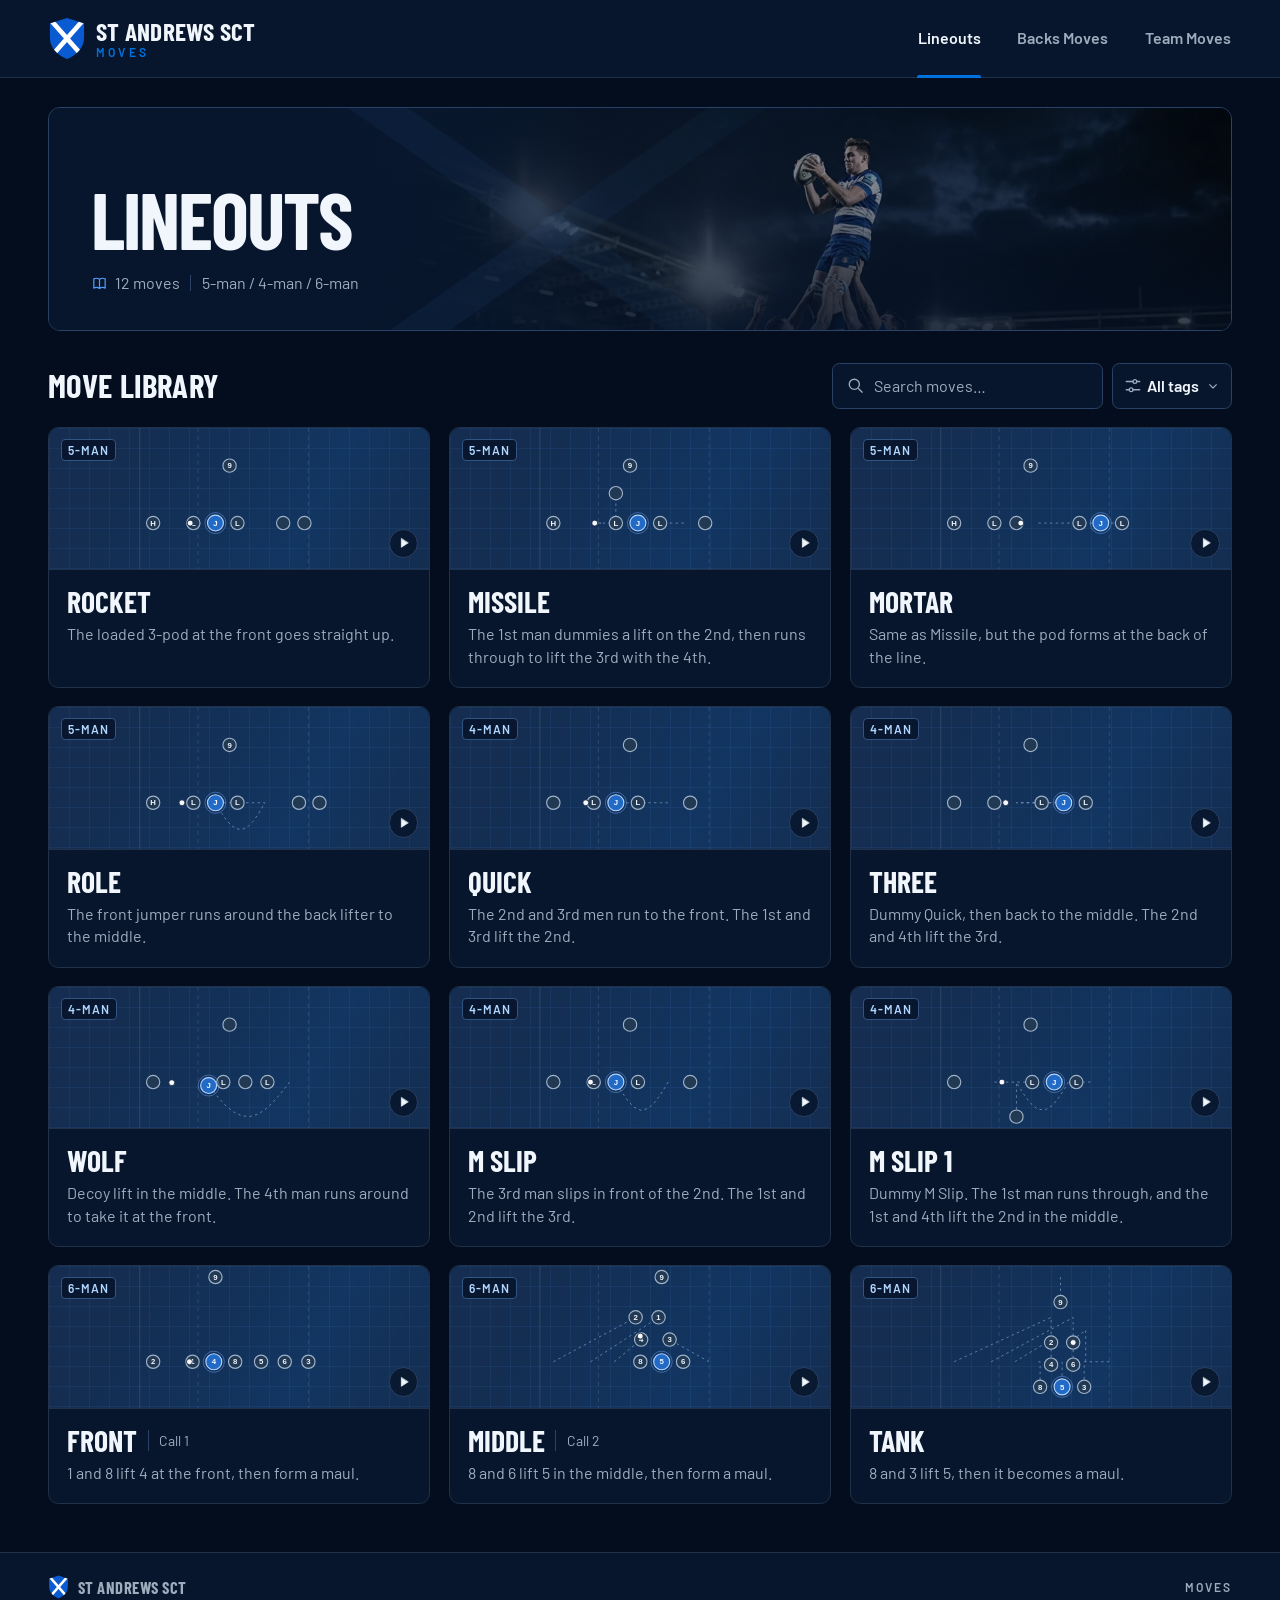
<file: backs-moves/lineouts/index.html>
<!doctype html>
<html lang="en-IE">
<head>
  <meta charset="utf-8">
  <meta name="viewport" content="width=device-width, initial-scale=1">
  <meta name="color-scheme" content="dark">
  <title>Lineouts</title>
  <link rel="icon" type="image/svg+xml" href="../assets/shield.svg">
  <link rel="preload" href="../assets/fonts/barlow-condensed-latin-700-normal.woff2" as="font" type="font/woff2" crossorigin>
  <link rel="stylesheet" href="../assets/site.css">
  <script defer src="../assets/moves.js"></script>
</head>
<body>
<a class="skip" href="#main">Skip to moves</a>
<header class="topbar">
  <div class="shell header-inner">
    <a class="brand" href="../lineouts/" aria-label="St Andrews SCT Moves home">
      <img src="../assets/shield.svg" alt="" width="38" height="44"><span class="wordmark"><strong>St Andrews SCT</strong><small>Moves</small></span>
    </a>
    <nav class="main-nav" aria-label="Move categories">
      <a href="../lineouts/" aria-current="page">Lineouts</a>
    
      <a href="../backs-moves/">Backs Moves</a>
    
      <a href="../team-moves/">Team Moves</a>
    </nav>
  </div>
</header>
<main id="main" class="shell main-shell" tabindex="-1">
  <section class="masthead" aria-labelledby="page-title">
    <img class="cover cover-lineouts" src="../assets/covers/lineouts.webp" alt="" fetchpriority="high">
    <div class="saltire" aria-hidden="true"></div>
    <div class="mast-text">
      <h1 id="page-title">Lineouts</h1>
      <div class="mast-meta"><span><svg class="icon" width="17" height="17" aria-hidden="true" focusable="false"><use href="../assets/icons.svg#book"></use></svg> 12 moves</span><span class="meta-divider" aria-hidden="true"></span><span>5-man / 4-man / 6-man</span></div>
    </div>
  </section>

  <section class="library" aria-labelledby="library-title">
    <div class="tools-row">
      <h2 id="library-title">Move library</h2>
      <form class="filters" role="search" aria-label="Filter Lineouts">
        <label class="search-shell"><svg class="icon" width="19" height="19" aria-hidden="true" focusable="false"><use href="../assets/icons.svg#search"></use></svg><span class="visually-hidden">Search moves</span><input id="move-search" type="search" placeholder="Search moves…" autocomplete="off" maxlength="160"></label>
        <label class="select-shell tag-filter"><svg class="icon" width="18" height="18" aria-hidden="true" focusable="false"><use href="../assets/icons.svg#filter"></use></svg><span class="visually-hidden">Filter by tag</span><select id="tag-filter"><option value="">All tags</option><option value="5-man">5-man</option><option value="4-man">4-man</option><option value="6-man">6-man</option></select><svg class="icon" width="16" height="16" aria-hidden="true" focusable="false"><use href="../assets/icons.svg#chevron"></use></svg></label>
      </form>
    </div>
    <p id="result-status" class="filter-status visually-hidden" role="status" aria-live="polite" aria-atomic="true"></p>
    
      <ul class="cards" id="cards">
        
        <li class="card" data-move="rocket" data-tags="[&quot;5-man&quot;]" data-search="Rocket Rocket The loaded 3-pod at the front goes straight up. First move in the 5-man lineout. The loaded 3-pod at the front goes straight up. 5-man">
          <div class="board">
            <img class="board-diagram" src="../media/lineouts/diagrams/rocket.svg" alt="Rocket lineout. Throw. Hooker throws straight down the line to the jumper." loading="lazy">
            <div class="card-tags"><span class="tag">5-man</span></div>
            <span class="play-disc" aria-hidden="true"><svg class="icon" width="16" height="16" aria-hidden="true" focusable="false"><use href="../assets/icons.svg#play"></use></svg></span>
          </div>
          <div class="card-copy">
            <div class="card-title"><h3><button class="move-open" type="button" data-open="rocket" aria-haspopup="dialog">Rocket</button></h3></div>
            <p>The loaded 3-pod at the front goes straight up.</p>
          </div>
        </li>
        
        <li class="card" data-move="missile" data-tags="[&quot;5-man&quot;]" data-search="Missile Missile The 1st man dummies a lift on the 2nd, then runs through to lift the 3rd with the 4th. The 1st man dummies a lift on the 2nd, then runs through to lift the 3rd with the 4th. 5-man">
          <div class="board">
            <img class="board-diagram" src="../media/lineouts/diagrams/missile.svg" alt="Missile lineout. Throw. Hooker throws to the middle." loading="lazy">
            <div class="card-tags"><span class="tag">5-man</span></div>
            <span class="play-disc" aria-hidden="true"><svg class="icon" width="16" height="16" aria-hidden="true" focusable="false"><use href="../assets/icons.svg#play"></use></svg></span>
          </div>
          <div class="card-copy">
            <div class="card-title"><h3><button class="move-open" type="button" data-open="missile" aria-haspopup="dialog">Missile</button></h3></div>
            <p>The 1st man dummies a lift on the 2nd, then runs through to lift the 3rd with the 4th.</p>
          </div>
        </li>
        
        <li class="card" data-move="mortar" data-tags="[&quot;5-man&quot;]" data-search="Mortar Mortar Same as Missile, but the pod forms at the back of the line. Same as Missile, but the pod forms at the back of the line. 5-man">
          <div class="board">
            <img class="board-diagram" src="../media/lineouts/diagrams/mortar.svg" alt="Mortar lineout. Throw. Hooker throws all the way to the back." loading="lazy">
            <div class="card-tags"><span class="tag">5-man</span></div>
            <span class="play-disc" aria-hidden="true"><svg class="icon" width="16" height="16" aria-hidden="true" focusable="false"><use href="../assets/icons.svg#play"></use></svg></span>
          </div>
          <div class="card-copy">
            <div class="card-title"><h3><button class="move-open" type="button" data-open="mortar" aria-haspopup="dialog">Mortar</button></h3></div>
            <p>Same as Missile, but the pod forms at the back of the line.</p>
          </div>
        </li>
        
        <li class="card" data-move="role" data-tags="[&quot;5-man&quot;]" data-search="Role Role The front jumper runs around the back lifter to the middle. The front jumper runs around the back lifter to the middle. The hooker calls the option. 5-man 1 · Front Role, then ONE The middle man runs back to the front and becomes the back lifter — the old back lifter steps in as the jumper. 2 · Middle Role, then TWO The middle man stays put — the two nearest lifters come in and lift him in the middle. 2A · Dummy Role, then TWO A The 2nd and 4th men close in on the middle man for a dummy lift. 3 · Back Role, then THREE The middle man runs to the back and becomes the front lifter — the first of the back two is the jumper.">
          <div class="board">
            <img class="board-diagram" src="../media/lineouts/diagrams/role-front.svg" alt="Role · 1 · Front lineout. Throw. Hooker throws to the jumper." loading="lazy">
            <div class="card-tags"><span class="tag">5-man</span></div>
            <span class="play-disc" aria-hidden="true"><svg class="icon" width="16" height="16" aria-hidden="true" focusable="false"><use href="../assets/icons.svg#play"></use></svg></span>
          </div>
          <div class="card-copy">
            <div class="card-title"><h3><button class="move-open" type="button" data-open="role" aria-haspopup="dialog">Role</button></h3></div>
            <p>The front jumper runs around the back lifter to the middle.</p>
          </div>
        </li>
        
        <li class="card" data-move="quick" data-tags="[&quot;4-man&quot;]" data-search="Quick Quick The 2nd and 3rd men run to the front. The 1st and 3rd lift the 2nd. The 2nd and 3rd men run to the front. The 1st and 3rd lift the 2nd. 4-man">
          <div class="board">
            <img class="board-diagram" src="../media/lineouts/diagrams/quick.svg" alt="Quick lineout. Throw. Hooker throws to the front." loading="lazy">
            <div class="card-tags"><span class="tag">4-man</span></div>
            <span class="play-disc" aria-hidden="true"><svg class="icon" width="16" height="16" aria-hidden="true" focusable="false"><use href="../assets/icons.svg#play"></use></svg></span>
          </div>
          <div class="card-copy">
            <div class="card-title"><h3><button class="move-open" type="button" data-open="quick" aria-haspopup="dialog">Quick</button></h3></div>
            <p>The 2nd and 3rd men run to the front. The 1st and 3rd lift the 2nd.</p>
          </div>
        </li>
        
        <li class="card" data-move="three" data-tags="[&quot;4-man&quot;]" data-search="Three Three Dummy Quick, then back to the middle. The 2nd and 4th lift the 3rd. Dummy Quick, then back to the middle. The 2nd and 4th lift the 3rd. 4-man">
          <div class="board">
            <img class="board-diagram" src="../media/lineouts/diagrams/three.svg" alt="Three lineout. Throw. Hooker throws to the middle." loading="lazy">
            <div class="card-tags"><span class="tag">4-man</span></div>
            <span class="play-disc" aria-hidden="true"><svg class="icon" width="16" height="16" aria-hidden="true" focusable="false"><use href="../assets/icons.svg#play"></use></svg></span>
          </div>
          <div class="card-copy">
            <div class="card-title"><h3><button class="move-open" type="button" data-open="three" aria-haspopup="dialog">Three</button></h3></div>
            <p>Dummy Quick, then back to the middle. The 2nd and 4th lift the 3rd.</p>
          </div>
        </li>
        
        <li class="card" data-move="wolf" data-tags="[&quot;4-man&quot;]" data-search="Wolf Wolf Decoy lift in the middle. The 4th man runs around to take it at the front. Decoy lift in the middle. The 4th man runs around to take it at the front. 4-man">
          <div class="board">
            <img class="board-diagram" src="../media/lineouts/diagrams/wolf.svg" alt="Wolf lineout. Throw. Hooker throws to the front." loading="lazy">
            <div class="card-tags"><span class="tag">4-man</span></div>
            <span class="play-disc" aria-hidden="true"><svg class="icon" width="16" height="16" aria-hidden="true" focusable="false"><use href="../assets/icons.svg#play"></use></svg></span>
          </div>
          <div class="card-copy">
            <div class="card-title"><h3><button class="move-open" type="button" data-open="wolf" aria-haspopup="dialog">Wolf</button></h3></div>
            <p>Decoy lift in the middle. The 4th man runs around to take it at the front.</p>
          </div>
        </li>
        
        <li class="card" data-move="m-slip" data-tags="[&quot;4-man&quot;]" data-search="M Slip M Slip The 3rd man slips in front of the 2nd. The 1st and 2nd lift the 3rd. The 3rd man slips in front of the 2nd. The 1st and 2nd lift the 3rd. 4-man">
          <div class="board">
            <img class="board-diagram" src="../media/lineouts/diagrams/m-slip.svg" alt="M Slip lineout. Throw. Hooker throws to the front." loading="lazy">
            <div class="card-tags"><span class="tag">4-man</span></div>
            <span class="play-disc" aria-hidden="true"><svg class="icon" width="16" height="16" aria-hidden="true" focusable="false"><use href="../assets/icons.svg#play"></use></svg></span>
          </div>
          <div class="card-copy">
            <div class="card-title"><h3><button class="move-open" type="button" data-open="m-slip" aria-haspopup="dialog">M Slip</button></h3></div>
            <p>The 3rd man slips in front of the 2nd. The 1st and 2nd lift the 3rd.</p>
          </div>
        </li>
        
        <li class="card" data-move="m-slip-1" data-tags="[&quot;4-man&quot;]" data-search="M Slip 1 M Slip 1 Dummy M Slip. The 1st man runs through, and the 1st and 4th lift the 2nd in the middle. Dummy M Slip. The 1st man runs through, and the 1st and 4th lift the 2nd in the middle. 4-man">
          <div class="board">
            <img class="board-diagram" src="../media/lineouts/diagrams/m-slip-1.svg" alt="M Slip 1 lineout. Throw. Hooker throws to the middle." loading="lazy">
            <div class="card-tags"><span class="tag">4-man</span></div>
            <span class="play-disc" aria-hidden="true"><svg class="icon" width="16" height="16" aria-hidden="true" focusable="false"><use href="../assets/icons.svg#play"></use></svg></span>
          </div>
          <div class="card-copy">
            <div class="card-title"><h3><button class="move-open" type="button" data-open="m-slip-1" aria-haspopup="dialog">M Slip 1</button></h3></div>
            <p>Dummy M Slip. The 1st man runs through, and the 1st and 4th lift the 2nd in the middle.</p>
          </div>
        </li>
        
        <li class="card" data-move="front" data-tags="[&quot;6-man&quot;]" data-search="Front 1 1 and 8 lift 4 at the front, then form a maul. 1 and 8 lift 4 at the front, then form a maul. 6-man">
          <div class="board">
            <img class="board-diagram" src="../media/lineouts/diagrams/front.svg" alt="Front lineout. Throw. Hooker throws to 4 at the front." loading="lazy">
            <div class="card-tags"><span class="tag">6-man</span></div>
            <span class="play-disc" aria-hidden="true"><svg class="icon" width="16" height="16" aria-hidden="true" focusable="false"><use href="../assets/icons.svg#play"></use></svg></span>
          </div>
          <div class="card-copy">
            <div class="card-title"><h3><button class="move-open" type="button" data-open="front" aria-haspopup="dialog">Front</button></h3><span class="card-call">Call 1</span></div>
            <p>1 and 8 lift 4 at the front, then form a maul.</p>
          </div>
        </li>
        
        <li class="card" data-move="middle" data-tags="[&quot;6-man&quot;]" data-search="Middle 2 8 and 6 lift 5 in the middle, then form a maul. 8 and 6 lift 5 in the middle, then form a maul. 6-man">
          <div class="board">
            <img class="board-diagram" src="../media/lineouts/diagrams/middle.svg" alt="Middle lineout. Transfer. The forwards and hooker join at the back; the ball passes from 5 to 4, then directly to hooker 2." loading="lazy">
            <div class="card-tags"><span class="tag">6-man</span></div>
            <span class="play-disc" aria-hidden="true"><svg class="icon" width="16" height="16" aria-hidden="true" focusable="false"><use href="../assets/icons.svg#play"></use></svg></span>
          </div>
          <div class="card-copy">
            <div class="card-title"><h3><button class="move-open" type="button" data-open="middle" aria-haspopup="dialog">Middle</button></h3><span class="card-call">Call 2</span></div>
            <p>8 and 6 lift 5 in the middle, then form a maul.</p>
          </div>
        </li>
        
        <li class="card" data-move="tank" data-tags="[&quot;6-man&quot;]" data-search="Tank Tank 8 and 3 lift 5, then it becomes a maul. 8 and 3 lift 5, then it becomes a maul. 6-man">
          <div class="board">
            <img class="board-diagram" src="../media/lineouts/diagrams/tank.svg" alt="Tank lineout. Drive. The maul drives with the ball at the back." loading="lazy">
            <div class="card-tags"><span class="tag">6-man</span></div>
            <span class="play-disc" aria-hidden="true"><svg class="icon" width="16" height="16" aria-hidden="true" focusable="false"><use href="../assets/icons.svg#play"></use></svg></span>
          </div>
          <div class="card-copy">
            <div class="card-title"><h3><button class="move-open" type="button" data-open="tank" aria-haspopup="dialog">Tank</button></h3></div>
            <p>8 and 3 lift 5, then it becomes a maul.</p>
          </div>
        </li>
        
      </ul>
      <div id="no-results" class="empty" hidden><div class="empty-symbol"><svg class="icon" width="29" height="29" aria-hidden="true" focusable="false"><use href="../assets/icons.svg#search"></use></svg></div><h3>No matching moves</h3><p>Try another name, call or tag.</p><button type="button" class="clear-button" id="clear-filters">Clear filters</button></div>
      <template id="detail-rocket">
  <div class="detail-heading">
    <p class="detail-tags"><span class="tag">5-man</span></p>
    <h2 id="move-title">Rocket</h2>
    <p class="call-row"><span>Call</span><strong>Rocket</strong></p>
    <p class="detail-description">First move in the 5-man lineout. The loaded 3-pod at the front goes straight up.</p>
  </div>
  
    
  
  
  
  <div class="detail-grid">
    
  
    <div class="media-stack">
      
        <section class="media-section" aria-label="Animation">
          <div class="media-heading"><h3>Animation</h3><a class="text-link" href="../media/lineouts/sct-lineouts.html?move=1" target="_blank" rel="noopener">Open full screen <svg class="icon" width="15" height="15" aria-hidden="true" focusable="false"><use href="../assets/icons.svg#external"></use></svg></a></div>
          <iframe class="animation-frame" data-src="../media/lineouts/sct-lineouts.html?move=1" title="Rocket lineout animation" sandbox="allow-scripts" referrerpolicy="no-referrer" allowfullscreen></iframe>
        </section>
      
      
      
        <details class="extra"><summary>Still diagram</summary>
          <img class="full-diagram" src="../media/lineouts/diagrams/rocket.svg" alt="Rocket lineout. Throw. Hooker throws straight down the line to the jumper.">
        </details>
      
    </div>
  

    <div class="detail-text">
      
      
      
        <h3>Steps</h3><ol class="steps"><li>Set-up. The line runs straight out from touch, in front of the hooker. The front 3-pod is already loaded — lifters either side of the jumper.</li><li>Call. Hooker calls “ROCKET”.</li><li>Move. Jumper goes straight up — no dummy, no step.</li><li>Throw. Hooker throws straight down the line to the jumper.</li><li>Catch. Jumper wins it at the top.</li><li>Lower. Lifters bring the jumper down with the ball.</li><li>Deliver. Ball goes to the scrum-half.</li></ol>
      
      
    </div>
  </div>

  
</template><template id="detail-missile">
  <div class="detail-heading">
    <p class="detail-tags"><span class="tag">5-man</span></p>
    <h2 id="move-title">Missile</h2>
    <p class="call-row"><span>Call</span><strong>Missile</strong></p>
    <p class="detail-description">The 1st man dummies a lift on the 2nd, then runs through to lift the 3rd with the 4th.</p>
  </div>
  
    
  
  
  
  <div class="detail-grid">
    
  
    <div class="media-stack">
      
        <section class="media-section" aria-label="Animation">
          <div class="media-heading"><h3>Animation</h3><a class="text-link" href="../media/lineouts/sct-lineouts.html?move=2" target="_blank" rel="noopener">Open full screen <svg class="icon" width="15" height="15" aria-hidden="true" focusable="false"><use href="../assets/icons.svg#external"></use></svg></a></div>
          <iframe class="animation-frame" data-src="../media/lineouts/sct-lineouts.html?move=2" title="Missile lineout animation" sandbox="allow-scripts" referrerpolicy="no-referrer" allowfullscreen></iframe>
        </section>
      
      
      
        <details class="extra"><summary>Still diagram</summary>
          <img class="full-diagram" src="../media/lineouts/diagrams/missile.svg" alt="Missile lineout. Throw. Hooker throws to the middle.">
        </details>
      
    </div>
  

    <div class="detail-text">
      
      
      
        <h3>Steps</h3><ol class="steps"><li>Set-up. Same as before — front 3-pod loaded, line straight out from the hooker.</li><li>Call. Hooker calls “MISSILE”.</li><li>Dummy. The 1st man fakes a lift on the 2nd man.</li><li>Run through. The 1st man runs past the 2nd to the 3rd man. The 4th man closes in from behind.</li><li>Lift. The 1st and 4th men lift the 3rd man.</li><li>Throw. Hooker throws to the middle.</li><li>Catch. Jumper wins it at the top.</li><li>Lower. Lifters bring him down with the ball.</li><li>Deliver. Ball goes to the scrum-half.</li></ol>
      
      
    </div>
  </div>

  
</template><template id="detail-mortar">
  <div class="detail-heading">
    <p class="detail-tags"><span class="tag">5-man</span></p>
    <h2 id="move-title">Mortar</h2>
    <p class="call-row"><span>Call</span><strong>Mortar</strong></p>
    <p class="detail-description">Same as Missile, but the pod forms at the back of the line.</p>
  </div>
  
    
  
  
  
  <div class="detail-grid">
    
  
    <div class="media-stack">
      
        <section class="media-section" aria-label="Animation">
          <div class="media-heading"><h3>Animation</h3><a class="text-link" href="../media/lineouts/sct-lineouts.html?move=3" target="_blank" rel="noopener">Open full screen <svg class="icon" width="15" height="15" aria-hidden="true" focusable="false"><use href="../assets/icons.svg#external"></use></svg></a></div>
          <iframe class="animation-frame" data-src="../media/lineouts/sct-lineouts.html?move=3" title="Mortar lineout animation" sandbox="allow-scripts" referrerpolicy="no-referrer" allowfullscreen></iframe>
        </section>
      
      
      
        <details class="extra"><summary>Still diagram</summary>
          <img class="full-diagram" src="../media/lineouts/diagrams/mortar.svg" alt="Mortar lineout. Throw. Hooker throws all the way to the back.">
        </details>
      
    </div>
  

    <div class="detail-text">
      
      
      
        <h3>Steps</h3><ol class="steps"><li>Set-up. Same as before — front 3-pod loaded, line straight out from the hooker.</li><li>Call. Hooker calls “MORTAR”.</li><li>Dummy. Front lifter dummies. Back lifter turns around.</li><li>Close. Back lifter runs to the back of the line and meets the back two.</li><li>Lift. The back pod lifts the jumper.</li><li>Throw. Hooker throws all the way to the back.</li><li>Catch. Jumper wins it at the top.</li><li>Lower. Lifters bring him down with the ball.</li><li>Deliver. Ball goes to the scrum-half.</li></ol>
      
      
    </div>
  </div>

  
</template><template id="detail-role">
  <div class="detail-heading">
    <p class="detail-tags"><span class="tag">5-man</span></p>
    <h2 id="move-title">Role</h2>
    
    <p class="detail-description">The front jumper runs around the back lifter to the middle. The hooker calls the option.</p>
  </div>
  
    <label class="option-choice">Role option
      <span class="select-shell"><select data-options><option value="0">1 · Front</option><option value="1">2 · Middle</option><option value="2">2A · Dummy</option><option value="3">3 · Back</option></select><svg class="icon" width="16" height="16" aria-hidden="true" focusable="false"><use href="../assets/icons.svg#chevron"></use></svg></span>
    </label>
    <div data-option-panel></div>
    <template data-option="0">
  
  
  
  <div class="detail-grid">
    
  
    <div class="media-stack">
      
        <section class="media-section" aria-label="Animation">
          <div class="media-heading"><h3>Animation</h3><a class="text-link" href="../media/lineouts/sct-lineouts.html?move=4&amp;option=1" target="_blank" rel="noopener">Open full screen <svg class="icon" width="15" height="15" aria-hidden="true" focusable="false"><use href="../assets/icons.svg#external"></use></svg></a></div>
          <iframe class="animation-frame" data-src="../media/lineouts/sct-lineouts.html?move=4&amp;option=1" title="Role · 1 · Front lineout animation" sandbox="allow-scripts" referrerpolicy="no-referrer" allowfullscreen></iframe>
        </section>
      
      
      
        <details class="extra"><summary>Still diagram</summary>
          <img class="full-diagram" src="../media/lineouts/diagrams/role-front.svg" alt="Role · 1 · Front lineout. Throw. Hooker throws to the jumper.">
        </details>
      
    </div>
  

    <div class="detail-text">
      <p class="call-row"><span>Call</span><strong>Role, then ONE</strong></p>
      <p class="option-description">The middle man runs back to the front and becomes the back lifter — the old back lifter steps in as the jumper.</p>
      
        <h3>Steps</h3><ol class="steps"><li>Set-up. Loaded pod at the front, two at the back.</li><li>Call. Hooker calls “ROLE”.</li><li>Role. The front jumper runs around the back lifter to the middle.</li><li>Number. Hooker calls “ONE”.</li><li>Option 1. The middle man runs back to the front and becomes the back lifter — the old back lifter steps in as the jumper.</li><li>Lift. Jumper goes up.</li><li>Throw. Hooker throws to the jumper.</li><li>Catch. Jumper wins it at the top.</li><li>Lower. Lifters bring him down with the ball.</li><li>Deliver. Ball goes to the scrum-half.</li></ol>
      
      
    </div>
  </div>
</template><template data-option="1">
  
  
  
  <div class="detail-grid">
    
  
    <div class="media-stack">
      
        <section class="media-section" aria-label="Animation">
          <div class="media-heading"><h3>Animation</h3><a class="text-link" href="../media/lineouts/sct-lineouts.html?move=4&amp;option=2" target="_blank" rel="noopener">Open full screen <svg class="icon" width="15" height="15" aria-hidden="true" focusable="false"><use href="../assets/icons.svg#external"></use></svg></a></div>
          <iframe class="animation-frame" data-src="../media/lineouts/sct-lineouts.html?move=4&amp;option=2" title="Role · 2 · Middle lineout animation" sandbox="allow-scripts" referrerpolicy="no-referrer" allowfullscreen></iframe>
        </section>
      
      
      
        <details class="extra"><summary>Still diagram</summary>
          <img class="full-diagram" src="../media/lineouts/diagrams/role-middle.svg" alt="Role · 2 · Middle lineout. Throw. Hooker throws to the jumper.">
        </details>
      
    </div>
  

    <div class="detail-text">
      <p class="call-row"><span>Call</span><strong>Role, then TWO</strong></p>
      <p class="option-description">The middle man stays put — the two nearest lifters come in and lift him in the middle.</p>
      
        <h3>Steps</h3><ol class="steps"><li>Set-up. Loaded pod at the front, two at the back.</li><li>Call. Hooker calls “ROLE”.</li><li>Role. The front jumper runs around the back lifter to the middle.</li><li>Number. Hooker calls “TWO”.</li><li>Option 2. The middle man stays put — the two nearest lifters come in and lift him in the middle.</li><li>Lift. Jumper goes up.</li><li>Throw. Hooker throws to the jumper.</li><li>Catch. Jumper wins it at the top.</li><li>Lower. Lifters bring him down with the ball.</li><li>Deliver. Ball goes to the scrum-half.</li></ol>
      
      
    </div>
  </div>
</template><template data-option="2">
  
  
  
  <div class="detail-grid">
    
  
    <div class="media-stack">
      
        <section class="media-section" aria-label="Animation">
          <div class="media-heading"><h3>Animation</h3><a class="text-link" href="../media/lineouts/sct-lineouts.html?move=4&amp;option=4" target="_blank" rel="noopener">Open full screen <svg class="icon" width="15" height="15" aria-hidden="true" focusable="false"><use href="../assets/icons.svg#external"></use></svg></a></div>
          <iframe class="animation-frame" data-src="../media/lineouts/sct-lineouts.html?move=4&amp;option=4" title="Role · 2A · Dummy lineout animation" sandbox="allow-scripts" referrerpolicy="no-referrer" allowfullscreen></iframe>
        </section>
      
      
      
        <details class="extra"><summary>Still diagram</summary>
          <img class="full-diagram" src="../media/lineouts/diagrams/role-dummy.svg" alt="Role · 2A · Dummy lineout. Throw. Hooker throws to the front.">
        </details>
      
    </div>
  

    <div class="detail-text">
      <p class="call-row"><span>Call</span><strong>Role, then TWO A</strong></p>
      <p class="option-description">The 2nd and 4th men close in on the middle man for a dummy lift.</p>
      
        <h3>Steps</h3><ol class="steps"><li>Set-up. Loaded pod at the front, two at the back.</li><li>Call. Hooker calls “ROLE”.</li><li>Role. The front jumper runs around the back lifter to the middle.</li><li>Number. Hooker calls “TWO A”.</li><li>Option 2A. The 2nd and 4th men close in on the middle man for a dummy lift.</li><li>Run. The 3rd and 4th men run straight through the line to the front; the 2nd man goes around them.</li><li>Lift. The 1st and 4th men lift the 3rd man.</li><li>Throw. Hooker throws to the front.</li><li>Catch. Jumper wins it at the top.</li><li>Lower. Lifters bring him down with the ball.</li><li>Deliver. Ball goes to the scrum-half.</li></ol>
      
      
    </div>
  </div>
</template><template data-option="3">
  
  
  
  <div class="detail-grid">
    
  
    <div class="media-stack">
      
        <section class="media-section" aria-label="Animation">
          <div class="media-heading"><h3>Animation</h3><a class="text-link" href="../media/lineouts/sct-lineouts.html?move=4&amp;option=3" target="_blank" rel="noopener">Open full screen <svg class="icon" width="15" height="15" aria-hidden="true" focusable="false"><use href="../assets/icons.svg#external"></use></svg></a></div>
          <iframe class="animation-frame" data-src="../media/lineouts/sct-lineouts.html?move=4&amp;option=3" title="Role · 3 · Back lineout animation" sandbox="allow-scripts" referrerpolicy="no-referrer" allowfullscreen></iframe>
        </section>
      
      
      
        <details class="extra"><summary>Still diagram</summary>
          <img class="full-diagram" src="../media/lineouts/diagrams/role-back.svg" alt="Role · 3 · Back lineout. Throw. Hooker throws to the jumper.">
        </details>
      
    </div>
  

    <div class="detail-text">
      <p class="call-row"><span>Call</span><strong>Role, then THREE</strong></p>
      <p class="option-description">The middle man runs to the back and becomes the front lifter — the first of the back two is the jumper.</p>
      
        <h3>Steps</h3><ol class="steps"><li>Set-up. Loaded pod at the front, two at the back.</li><li>Call. Hooker calls “ROLE”.</li><li>Role. The front jumper runs around the back lifter to the middle.</li><li>Number. Hooker calls “THREE”.</li><li>Option 3. The middle man runs to the back and becomes the front lifter — the first of the back two is the jumper.</li><li>Lift. Jumper goes up.</li><li>Throw. Hooker throws to the jumper.</li><li>Catch. Jumper wins it at the top.</li><li>Lower. Lifters bring him down with the ball.</li><li>Deliver. Ball goes to the scrum-half.</li></ol>
      
      
    </div>
  </div>
</template>
  
</template><template id="detail-quick">
  <div class="detail-heading">
    <p class="detail-tags"><span class="tag">4-man</span></p>
    <h2 id="move-title">Quick</h2>
    <p class="call-row"><span>Call</span><strong>Quick</strong></p>
    <p class="detail-description">The 2nd and 3rd men run to the front. The 1st and 3rd lift the 2nd.</p>
  </div>
  
    
  
  
  
  <div class="detail-grid">
    
  
    <div class="media-stack">
      
        <section class="media-section" aria-label="Animation">
          <div class="media-heading"><h3>Animation</h3><a class="text-link" href="../media/lineouts/sct-lineouts.html?move=6" target="_blank" rel="noopener">Open full screen <svg class="icon" width="15" height="15" aria-hidden="true" focusable="false"><use href="../assets/icons.svg#external"></use></svg></a></div>
          <iframe class="animation-frame" data-src="../media/lineouts/sct-lineouts.html?move=6" title="Quick lineout animation" sandbox="allow-scripts" referrerpolicy="no-referrer" allowfullscreen></iframe>
        </section>
      
      
      
        <details class="extra"><summary>Still diagram</summary>
          <img class="full-diagram" src="../media/lineouts/diagrams/quick.svg" alt="Quick lineout. Throw. Hooker throws to the front.">
        </details>
      
    </div>
  

    <div class="detail-text">
      
      
      
        <h3>Steps</h3><ol class="steps"><li>Set-up. Four-man line-out. Hooker at touch, the 1st man at the front, and the 2nd, 3rd and 4th men walk in to the middle of the line-out.</li><li>Call. Hooker calls “QUICK”.</li><li>Quick. The 2nd and 3rd men run to the front to join the 1st man.</li><li>Lift. The 1st and 3rd men lift the 2nd man.</li><li>Throw. Hooker throws to the front.</li><li>Catch. The 2nd man wins it at the top.</li><li>Lower. Lifters bring him down with the ball.</li><li>Deliver. Ball goes to the scrum-half.</li></ol>
      
      
    </div>
  </div>

  
</template><template id="detail-three">
  <div class="detail-heading">
    <p class="detail-tags"><span class="tag">4-man</span></p>
    <h2 id="move-title">Three</h2>
    <p class="call-row"><span>Call</span><strong>Three</strong></p>
    <p class="detail-description">Dummy Quick, then back to the middle. The 2nd and 4th lift the 3rd.</p>
  </div>
  
    
  
  
  
  <div class="detail-grid">
    
  
    <div class="media-stack">
      
        <section class="media-section" aria-label="Animation">
          <div class="media-heading"><h3>Animation</h3><a class="text-link" href="../media/lineouts/sct-lineouts.html?move=7" target="_blank" rel="noopener">Open full screen <svg class="icon" width="15" height="15" aria-hidden="true" focusable="false"><use href="../assets/icons.svg#external"></use></svg></a></div>
          <iframe class="animation-frame" data-src="../media/lineouts/sct-lineouts.html?move=7" title="Three lineout animation" sandbox="allow-scripts" referrerpolicy="no-referrer" allowfullscreen></iframe>
        </section>
      
      
      
        <details class="extra"><summary>Still diagram</summary>
          <img class="full-diagram" src="../media/lineouts/diagrams/three.svg" alt="Three lineout. Throw. Hooker throws to the middle.">
        </details>
      
    </div>
  

    <div class="detail-text">
      
      
      
        <h3>Steps</h3><ol class="steps"><li>Set-up. Four-man line-out. Hooker at touch, the 1st man at the front, and the 2nd, 3rd and 4th men walk in to the middle of the line-out.</li><li>Call. Hooker calls “THREE”.</li><li>Dummy. The 2nd and 3rd men run to the front as if it’s a Quick.</li><li>Back. They go back to the middle, where the 4th man meets them.</li><li>Lift. The 2nd and 4th men lift the 3rd man.</li><li>Throw. Hooker throws to the middle.</li><li>Catch. The 3rd man wins it at the top.</li><li>Lower. Lifters bring him down with the ball.</li><li>Deliver. Ball goes to the scrum-half.</li></ol>
      
      
    </div>
  </div>

  
</template><template id="detail-wolf">
  <div class="detail-heading">
    <p class="detail-tags"><span class="tag">4-man</span></p>
    <h2 id="move-title">Wolf</h2>
    <p class="call-row"><span>Call</span><strong>Wolf</strong></p>
    <p class="detail-description">Decoy lift in the middle. The 4th man runs around to take it at the front.</p>
  </div>
  
    
  
  
  
  <div class="detail-grid">
    
  
    <div class="media-stack">
      
        <section class="media-section" aria-label="Animation">
          <div class="media-heading"><h3>Animation</h3><a class="text-link" href="../media/lineouts/sct-lineouts.html?move=8" target="_blank" rel="noopener">Open full screen <svg class="icon" width="15" height="15" aria-hidden="true" focusable="false"><use href="../assets/icons.svg#external"></use></svg></a></div>
          <iframe class="animation-frame" data-src="../media/lineouts/sct-lineouts.html?move=8" title="Wolf lineout animation" sandbox="allow-scripts" referrerpolicy="no-referrer" allowfullscreen></iframe>
        </section>
      
      
      
        <details class="extra"><summary>Still diagram</summary>
          <img class="full-diagram" src="../media/lineouts/diagrams/wolf.svg" alt="Wolf lineout. Throw. Hooker throws to the front.">
        </details>
      
    </div>
  

    <div class="detail-text">
      
      
      
        <h3>Steps</h3><ol class="steps"><li>Set-up. Four-man line-out. Hooker at touch, the 1st man stands 1m in front of the 5m line, and the 2nd, 3rd and 4th men walk in to the middle of the line-out.</li><li>Call. Hooker calls “WOLF”.</li><li>Run in. The 1st man runs to the 2nd and 3rd men in the middle.</li><li>Decoy lift. The 1st and 3rd men lift the 2nd man in the middle.</li><li>Around. The 4th man runs around the pod to the front.</li><li>Throw. Hooker throws to the front.</li><li>Catch. The 4th man takes it on the run.</li><li>Keep going. He keeps running with the ball.</li></ol>
      
      
    </div>
  </div>

  
</template><template id="detail-m-slip">
  <div class="detail-heading">
    <p class="detail-tags"><span class="tag">4-man</span></p>
    <h2 id="move-title">M Slip</h2>
    <p class="call-row"><span>Call</span><strong>M Slip</strong></p>
    <p class="detail-description">The 3rd man slips in front of the 2nd. The 1st and 2nd lift the 3rd.</p>
  </div>
  
    
  
  
  
  <div class="detail-grid">
    
  
    <div class="media-stack">
      
        <section class="media-section" aria-label="Animation">
          <div class="media-heading"><h3>Animation</h3><a class="text-link" href="../media/lineouts/sct-lineouts.html?move=9" target="_blank" rel="noopener">Open full screen <svg class="icon" width="15" height="15" aria-hidden="true" focusable="false"><use href="../assets/icons.svg#external"></use></svg></a></div>
          <iframe class="animation-frame" data-src="../media/lineouts/sct-lineouts.html?move=9" title="M Slip lineout animation" sandbox="allow-scripts" referrerpolicy="no-referrer" allowfullscreen></iframe>
        </section>
      
      
      
        <details class="extra"><summary>Still diagram</summary>
          <img class="full-diagram" src="../media/lineouts/diagrams/m-slip.svg" alt="M Slip lineout. Throw. Hooker throws to the front.">
        </details>
      
    </div>
  

    <div class="detail-text">
      
      
      
        <h3>Steps</h3><ol class="steps"><li>Set-up. Four-man line-out. Hooker at touch, the 1st man at the front, and the 2nd, 3rd and 4th men walk in to the middle of the line-out.</li><li>Call. Hooker calls “M SLIP”.</li><li>Slip. The 3rd man slips in front of the 2nd man.</li><li>Lift. The 1st and 2nd men lift the 3rd man.</li><li>Throw. Hooker throws to the front.</li><li>Catch. The 3rd man wins it at the top.</li><li>Lower. Lifters bring him down with the ball.</li><li>Deliver. Ball goes to the scrum-half.</li></ol>
      
      
    </div>
  </div>

  
</template><template id="detail-m-slip-1">
  <div class="detail-heading">
    <p class="detail-tags"><span class="tag">4-man</span></p>
    <h2 id="move-title">M Slip 1</h2>
    <p class="call-row"><span>Call</span><strong>M Slip 1</strong></p>
    <p class="detail-description">Dummy M Slip. The 1st man runs through, and the 1st and 4th lift the 2nd in the middle.</p>
  </div>
  
    
  
  
  
  <div class="detail-grid">
    
  
    <div class="media-stack">
      
        <section class="media-section" aria-label="Animation">
          <div class="media-heading"><h3>Animation</h3><a class="text-link" href="../media/lineouts/sct-lineouts.html?move=10" target="_blank" rel="noopener">Open full screen <svg class="icon" width="15" height="15" aria-hidden="true" focusable="false"><use href="../assets/icons.svg#external"></use></svg></a></div>
          <iframe class="animation-frame" data-src="../media/lineouts/sct-lineouts.html?move=10" title="M Slip 1 lineout animation" sandbox="allow-scripts" referrerpolicy="no-referrer" allowfullscreen></iframe>
        </section>
      
      
      
        <details class="extra"><summary>Still diagram</summary>
          <img class="full-diagram" src="../media/lineouts/diagrams/m-slip-1.svg" alt="M Slip 1 lineout. Throw. Hooker throws to the middle.">
        </details>
      
    </div>
  

    <div class="detail-text">
      
      
      
        <h3>Steps</h3><ol class="steps"><li>Set-up. Four-man line-out. Hooker at touch, the 1st man at the front, and the 2nd, 3rd and 4th men walk in to the middle of the line-out.</li><li>Call. Hooker calls “M SLIP 1”.</li><li>Dummy. The 3rd man slips in front of the 2nd man, as if it’s an M Slip.</li><li>Through. The 1st man runs straight through the line to the middle while the 3rd man steps out of the way.</li><li>Lift. The 1st and 4th men lift the 2nd man in the middle.</li><li>Throw. Hooker throws to the middle.</li><li>Catch. The 2nd man wins it at the top.</li><li>Lower. Lifters bring him down with the ball.</li><li>Deliver. Ball goes to the scrum-half.</li></ol>
      
      
    </div>
  </div>

  
</template><template id="detail-front">
  <div class="detail-heading">
    <p class="detail-tags"><span class="tag">6-man</span></p>
    <h2 id="move-title">Front</h2>
    <p class="call-row"><span>Call</span><strong>1</strong></p>
    <p class="detail-description">1 and 8 lift 4 at the front, then form a maul.</p>
  </div>
  
    
  
  
  
  <div class="detail-grid">
    
  
    <div class="media-stack">
      
        <section class="media-section" aria-label="Animation">
          <div class="media-heading"><h3>Animation</h3><a class="text-link" href="../media/lineouts/sct-lineouts.html?move=11" target="_blank" rel="noopener">Open full screen <svg class="icon" width="15" height="15" aria-hidden="true" focusable="false"><use href="../assets/icons.svg#external"></use></svg></a></div>
          <iframe class="animation-frame" data-src="../media/lineouts/sct-lineouts.html?move=11" title="Front lineout animation" sandbox="allow-scripts" referrerpolicy="no-referrer" allowfullscreen></iframe>
        </section>
      
      
      
        <details class="extra"><summary>Still diagram</summary>
          <img class="full-diagram" src="../media/lineouts/diagrams/front.svg" alt="Front lineout. Throw. Hooker throws to 4 at the front.">
        </details>
      
    </div>
  

    <div class="detail-text">
      
      
      
        <h3>Steps</h3><ol class="steps"><li>Set-up. Same six-man numbering as Tank: 1, 4, 8, 5, 6, 3, with hooker 2 at touch.</li><li>Call. Hooker calls ‘1’.</li><li>Set. 1 and 8 prepare to lift 4 at the front.</li><li>Lift. Numbers 1 and 8 lift number 4.</li><li>Throw. Hooker throws to 4 at the front.</li><li>Catch. 4 wins the ball.</li><li>Lower. 1 and 8 bring 4 down.</li><li>Maul. The next two forwards bind onto the pod, just as in Tank.</li><li>Transfer. The forwards and hooker join at the back; the ball passes from 4 to 6, then directly to hooker 2.</li><li>Drive. The maul drives forward with the ball transferred to hooker 2 at the back.</li></ol>
      
      
    </div>
  </div>

  
</template><template id="detail-middle">
  <div class="detail-heading">
    <p class="detail-tags"><span class="tag">6-man</span></p>
    <h2 id="move-title">Middle</h2>
    <p class="call-row"><span>Call</span><strong>2</strong></p>
    <p class="detail-description">8 and 6 lift 5 in the middle, then form a maul.</p>
  </div>
  
    
  
  
  
  <div class="detail-grid">
    
  
    <div class="media-stack">
      
        <section class="media-section" aria-label="Animation">
          <div class="media-heading"><h3>Animation</h3><a class="text-link" href="../media/lineouts/sct-lineouts.html?move=12" target="_blank" rel="noopener">Open full screen <svg class="icon" width="15" height="15" aria-hidden="true" focusable="false"><use href="../assets/icons.svg#external"></use></svg></a></div>
          <iframe class="animation-frame" data-src="../media/lineouts/sct-lineouts.html?move=12" title="Middle lineout animation" sandbox="allow-scripts" referrerpolicy="no-referrer" allowfullscreen></iframe>
        </section>
      
      
      
        <details class="extra"><summary>Still diagram</summary>
          <img class="full-diagram" src="../media/lineouts/diagrams/middle.svg" alt="Middle lineout. Transfer. The forwards and hooker join at the back; the ball passes from 5 to 4, then directly to hooker 2.">
        </details>
      
    </div>
  

    <div class="detail-text">
      
      
      
        <h3>Steps</h3><ol class="steps"><li>Set-up. Same six-man numbering as Tank: 1, 4, 8, 5, 6, 3, with hooker 2 at touch.</li><li>Call. Hooker calls ‘2’.</li><li>Set. 8 and 6 prepare to lift 5 in the middle.</li><li>Lift. Numbers 8 and 6 lift number 5.</li><li>Throw. Hooker throws to 5 in the middle.</li><li>Catch. 5 wins the ball.</li><li>Lower. 8 and 6 bring 5 down.</li><li>Maul. The next two forwards bind onto the pod, just as in Tank.</li><li>Transfer. The forwards and hooker join at the back; the ball passes from 5 to 4, then directly to hooker 2.</li><li>Drive. The maul drives forward with the ball transferred to hooker 2 at the back.</li></ol>
      
      
    </div>
  </div>

  
</template><template id="detail-tank">
  <div class="detail-heading">
    <p class="detail-tags"><span class="tag">6-man</span></p>
    <h2 id="move-title">Tank</h2>
    <p class="call-row"><span>Call</span><strong>Tank</strong></p>
    <p class="detail-description">8 and 3 lift 5, then it becomes a maul.</p>
  </div>
  
    
  
  
  
  <div class="detail-grid">
    
  
    <div class="media-stack">
      
        <section class="media-section" aria-label="Animation">
          <div class="media-heading"><h3>Animation</h3><a class="text-link" href="../media/lineouts/sct-lineouts.html?move=5" target="_blank" rel="noopener">Open full screen <svg class="icon" width="15" height="15" aria-hidden="true" focusable="false"><use href="../assets/icons.svg#external"></use></svg></a></div>
          <iframe class="animation-frame" data-src="../media/lineouts/sct-lineouts.html?move=5" title="Tank lineout animation" sandbox="allow-scripts" referrerpolicy="no-referrer" allowfullscreen></iframe>
        </section>
      
      
      
        <details class="extra"><summary>Still diagram</summary>
          <img class="full-diagram" src="../media/lineouts/diagrams/tank.svg" alt="Tank lineout. Drive. The maul drives with the ball at the back.">
        </details>
      
    </div>
  

    <div class="detail-text">
      
      
      
        <h3>Steps</h3><ol class="steps"><li>Set-up. Six-man line-out. Hooker (2) at touch, then 1, 4, 8, 5, 6 and 3 down the line.</li><li>Call. Hooker calls “TANK”.</li><li>Make room. Number 6 jumps to the side so 3 can run past him.</li><li>Tank. Number 3 runs up from the back to join 8 and lift 5.</li><li>Lift. 8 and 3 lift number 5.</li><li>Throw. Hooker (2) throws to 5.</li><li>Catch. Number 5 wins it at the top.</li><li>Lower. The pod brings him down with the ball — the front of the maul.</li><li>Maul. Numbers 4 and 6 hit the middle of the pod.</li><li>Maul. Numbers 2 and 1 hit in at the back. The ball is put back to 6, then to 1.</li><li>Drive. The maul drives with the ball at the back.</li></ol>
      
      
    </div>
  </div>

  
</template>
      <noscript><p>Enable JavaScript to search and open move details.</p></noscript>
    
  </section>
</main>
<footer class="footer"><div class="shell footer-inner"><div><img src="../assets/shield.svg" alt="" width="21" height="24"><span>St Andrews SCT</span></div><span>Moves</span></div></footer>
<dialog id="move-dialog" aria-labelledby="move-title">
  <button type="button" class="close-dialog" aria-label="Close move" autofocus><svg class="icon" width="20" height="20" aria-hidden="true" focusable="false"><use href="../assets/icons.svg#close"></use></svg></button>
  <div class="dialog-scroll"><div id="detail-content"></div></div>
</dialog>
</body></html>
</file>
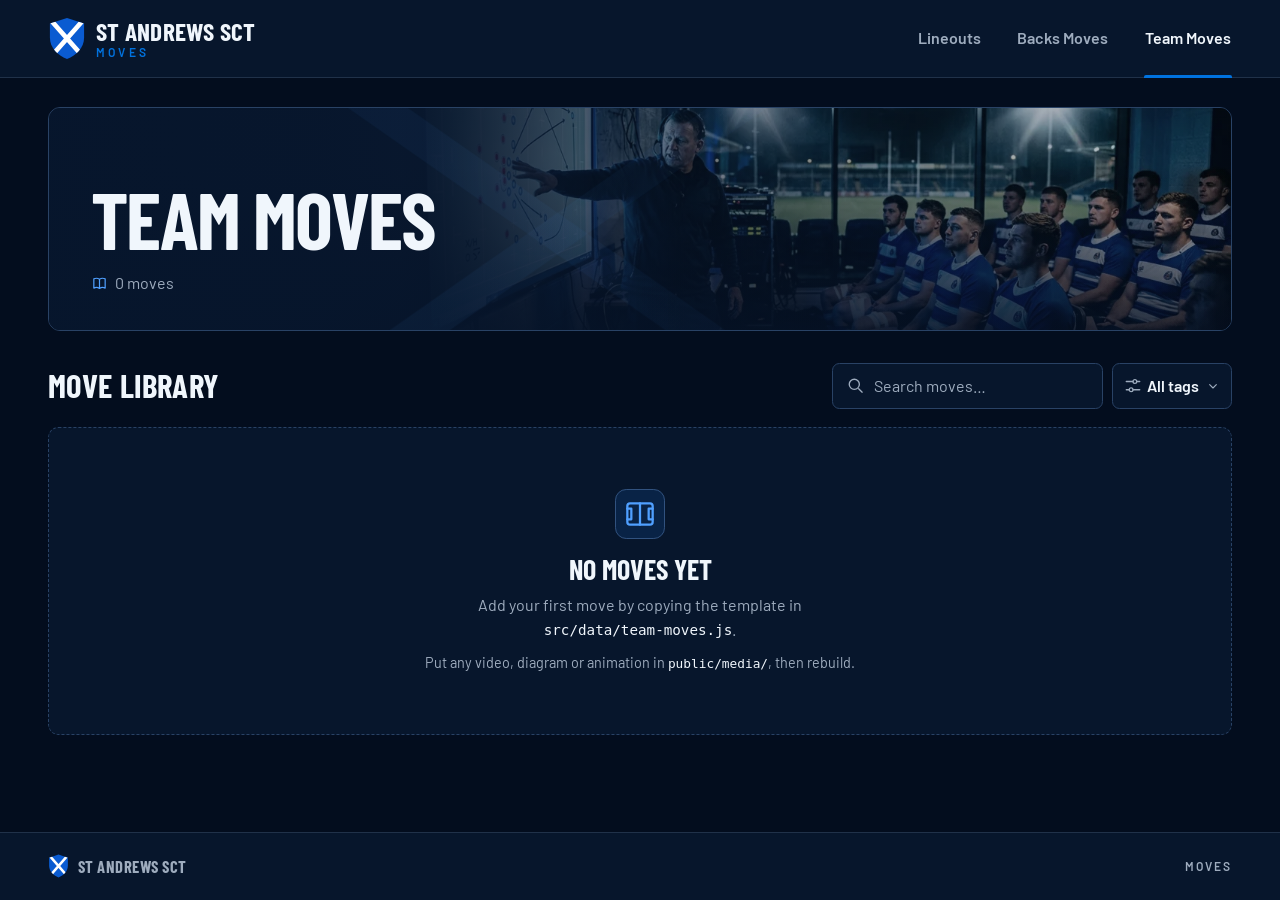
<file: backs-moves/team-moves/index.html>
<!doctype html>
<html lang="en-IE">
<head>
  <meta charset="utf-8">
  <meta name="viewport" content="width=device-width, initial-scale=1">
  <meta name="color-scheme" content="dark">
  <title>Team Moves</title>
  <link rel="icon" type="image/svg+xml" href="../assets/shield.svg">
  <link rel="preload" href="../assets/fonts/barlow-condensed-latin-700-normal.woff2" as="font" type="font/woff2" crossorigin>
  <link rel="stylesheet" href="../assets/site.css">
  <script defer src="../assets/moves.js"></script>
</head>
<body>
<a class="skip" href="#main">Skip to moves</a>
<header class="topbar">
  <div class="shell header-inner">
    <a class="brand" href="../lineouts/" aria-label="St Andrews SCT Moves home">
      <img src="../assets/shield.svg" alt="" width="38" height="44"><span class="wordmark"><strong>St Andrews SCT</strong><small>Moves</small></span>
    </a>
    <nav class="main-nav" aria-label="Move categories">
      <a href="../lineouts/">Lineouts</a>
    
      <a href="../backs-moves/">Backs Moves</a>
    
      <a href="../team-moves/" aria-current="page">Team Moves</a>
    </nav>
  </div>
</header>
<main id="main" class="shell main-shell" tabindex="-1">
  <section class="masthead" aria-labelledby="page-title">
    <img class="cover cover-team-moves" src="../assets/covers/team-moves.webp" alt="" fetchpriority="high">
    <div class="saltire" aria-hidden="true"></div>
    <div class="mast-text">
      <h1 id="page-title">Team Moves</h1>
      <div class="mast-meta"><span><svg class="icon" width="17" height="17" aria-hidden="true" focusable="false"><use href="../assets/icons.svg#book"></use></svg> 0 moves</span></div>
    </div>
  </section>

  <section class="library" aria-labelledby="library-title">
    <div class="tools-row">
      <h2 id="library-title">Move library</h2>
      <form class="filters" role="search" aria-label="Filter Team Moves">
        <label class="search-shell"><svg class="icon" width="19" height="19" aria-hidden="true" focusable="false"><use href="../assets/icons.svg#search"></use></svg><span class="visually-hidden">Search moves</span><input id="move-search" type="search" placeholder="Search moves…" autocomplete="off" maxlength="160"></label>
        <label class="select-shell tag-filter"><svg class="icon" width="18" height="18" aria-hidden="true" focusable="false"><use href="../assets/icons.svg#filter"></use></svg><span class="visually-hidden">Filter by tag</span><select id="tag-filter"><option value="">All tags</option></select><svg class="icon" width="16" height="16" aria-hidden="true" focusable="false"><use href="../assets/icons.svg#chevron"></use></svg></label>
      </form>
    </div>
    <p id="result-status" class="filter-status visually-hidden" role="status" aria-live="polite" aria-atomic="true"></p>
    
      <div class="empty"><div class="empty-symbol"><svg class="icon" width="32" height="32" aria-hidden="true" focusable="false"><use href="../assets/icons.svg#board"></use></svg></div>
        <h3>No moves yet</h3>
        <p>Add your first move by copying the template in<br><code>src/data/team-moves.js</code>.</p>
        <p class="empty-note">Put any video, diagram or animation in <code>public/media/</code>, then rebuild.</p>
      </div>
    
  </section>
</main>
<footer class="footer"><div class="shell footer-inner"><div><img src="../assets/shield.svg" alt="" width="21" height="24"><span>St Andrews SCT</span></div><span>Moves</span></div></footer>
<dialog id="move-dialog" aria-labelledby="move-title">
  <button type="button" class="close-dialog" aria-label="Close move" autofocus><svg class="icon" width="20" height="20" aria-hidden="true" focusable="false"><use href="../assets/icons.svg#close"></use></svg></button>
  <div class="dialog-scroll"><div id="detail-content"></div></div>
</dialog>
</body></html>
</file>
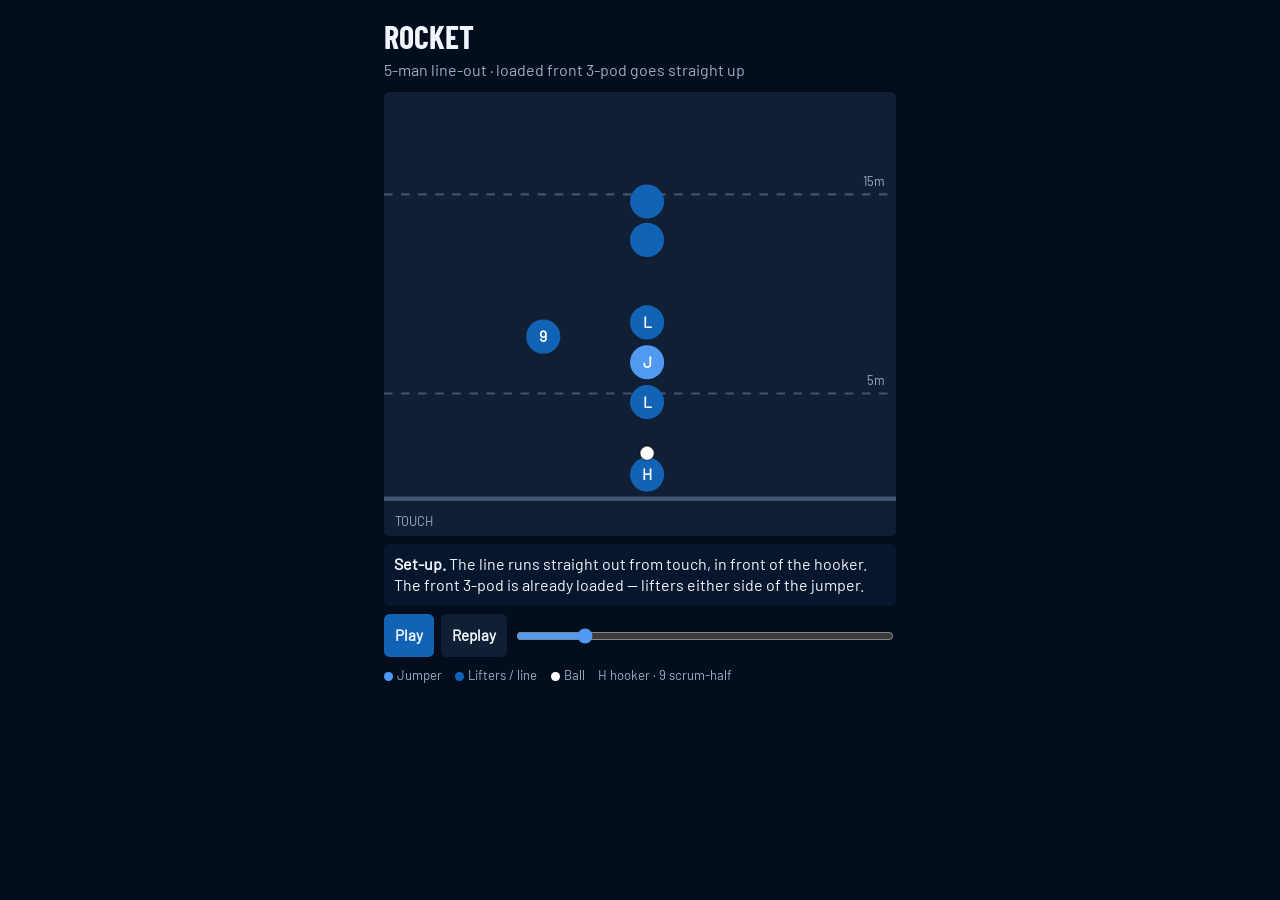
<file: backs-moves/media/lineouts/sct-lineouts.html>
<!DOCTYPE html>
<html lang="en">
<head>
<meta charset="utf-8">
<meta name="viewport" content="width=device-width, initial-scale=1, viewport-fit=cover">
<title>Line-out: Rocket</title>
<style>
:root{--bg:#f4f6f2;--fg:#1c2a1f;--pitch:#d9e8d2;--line:#ffffff;--team:#1f5fa8;--jump:#e8590c;--ball:#f2b100;--muted:#5b6b5e;--card:#ffffff;
box-sizing:border-box;padding-top:env(safe-area-inset-top,0px);padding-bottom:env(safe-area-inset-bottom,0px)}
@media (prefers-color-scheme:dark){:root:not([data-theme="light"]){--bg:#121a14;--fg:#e8f0ea;--pitch:#1f3324;--line:#7f9a85;--team:#5aa0ee;--jump:#ff8a4c;--ball:#ffd24a;--muted:#9bb0a0;--card:#1a251d}}
:root[data-theme="dark"]{--bg:#121a14;--fg:#e8f0ea;--pitch:#1f3324;--line:#7f9a85;--team:#5aa0ee;--jump:#ff8a4c;--ball:#ffd24a;--muted:#9bb0a0;--card:#1a251d}
html,body{margin:0;background:var(--bg);color:var(--fg);font-family:system-ui,-apple-system,"Segoe UI",Roboto,sans-serif}
main{max-width:460px;margin:0 auto;padding:14px}
h1{font-size:20px;margin:4px 0 2px}
.sub{color:var(--muted);font-size:13px;margin:0 0 10px}
svg{width:100%;height:auto;display:block;border-radius:12px;background:var(--pitch)}
#cap{background:var(--card);border-radius:10px;padding:10px 12px;margin:10px 0;font-size:15px;min-height:68px}
.tabs{display:flex;gap:8px;margin:0 0 10px}
.tabs button{background:var(--card);color:var(--fg);flex:1;padding:9px 4px;font-size:14px}
.tabs button.on{background:var(--jump);color:#fff}
#cap b{color:var(--jump)}
.sec{font-size:12px;font-weight:700;letter-spacing:.06em;text-transform:uppercase;color:var(--muted);margin:2px 0 6px}
#four button{flex:0 0 calc((100% - 32px)/5)}
.ctl{display:flex;gap:8px;align-items:center}
button{background:var(--team);color:#fff;border:0;border-radius:8px;padding:9px 14px;font-size:15px;cursor:pointer}
input[type=range]{flex:1}
.key{display:flex;flex-wrap:wrap;gap:12px;font-size:12px;color:var(--muted);margin-top:10px}
.key i{display:inline-block;width:10px;height:10px;border-radius:50%;margin-right:4px;vertical-align:middle}
</style>
<link rel="stylesheet" href="../../assets/lineout-player.css">
</head>
<body>
<main>
<h1 id="h1">Line-out: “Rocket”</h1>
<p class="sub" id="sub"></p>
<div class="sec">5-man</div>
<div class="tabs"><button id="m1" class="on">1 · Rocket</button><button id="m2">2 · Missile</button><button id="m3">3 · Mortar</button><button id="m4">4 · Role</button></div>
<div class="tabs" id="opts" style="display:none"><button id="o1">1 · Front</button><button id="o2">2 · Middle</button><button id="o4">2A · Dummy</button><button id="o3">3 · Back</button></div>
<div class="sec">4-man</div>
<div class="tabs" id="four"><button id="m6">1 · Quick</button><button id="m7">2 · Three</button><button id="m8">3 · Wolf</button><button id="m9">4 · M Slip</button><button id="m10">5 · M Slip 1</button></div>
<div class="sec">6-man</div>
<div class="tabs"><button id="m11">1 · Front</button><button id="m12">2 · Middle</button><button id="m5">Tank</button></div>
<svg id="s" viewBox="0 0 360 440" role="img" aria-label="Animated top-down line-out diagram">
  <line x1="0" y1="414" x2="360" y2="414" stroke="var(--line)" stroke-width="3"/>
  <line x1="0" y1="340" x2="360" y2="340" stroke="var(--line)" stroke-width="1.5" stroke-dasharray="6 6"/>
  <line x1="0" y1="200" x2="360" y2="200" stroke="var(--line)" stroke-width="1.5" stroke-dasharray="6 6"/>
  <text x="8" y="433" font-size="9" fill="var(--muted)">TOUCH</text>
  <text x="352" y="334" font-size="9" fill="var(--muted)" text-anchor="end">5m</text>
  <text x="352" y="194" font-size="9" fill="var(--muted)" text-anchor="end">15m</text>
  <g id="pl"></g>
  <line id="tick" stroke="var(--fg)" stroke-width="3" stroke-linecap="round" opacity="0"/>
  <text id="call" x="203" y="392" font-size="15" font-weight="800" fill="var(--jump)" text-anchor="start" opacity="0">ROCKET!</text>
  <circle id="ball" r="5" fill="var(--ball)" stroke="#000" stroke-opacity=".5" stroke-width="1"/>
</svg>
<div id="cap"></div>
<div class="ctl">
  <button id="pp">Pause</button>
  <button id="rp">Replay</button>
  <input id="sl" type="range" min="0" max="7000" step="10" value="0" aria-label="Timeline">
</div>
<div class="key">
  <span><i style="background:var(--jump)"></i>Jumper</span>
  <span><i style="background:var(--team)"></i>Lifters / line</span>
  <span><i style="background:var(--ball)"></i>Ball</span>
  <span>H hooker · 9 scrum-half</span>
</div>
</main>
<script>
var X=185,move=1;
var Y5={L1:350,J:320,L2:290,B1:260,B2:230,B3:200},NUM={L1:"1",J:"4",L2:"8",B1:"5",B2:"6",B3:"3",H:"2",N:"9"};
var clamp=function(x,a,b){return Math.min(b,Math.max(a,x))};
var seg=function(t,a,b){return clamp((t-a)/(b-a),0,1)};
var ease=function(p){return p*p*(3-2*p)};
var lerp=function(a,b,p){return a+(b-a)*p};
var P={
 L1:{x:X,y:346,l:"L",run:1},J:{x:X,y:318,l:"J",run:1},L2:{x:X,y:290,l:"L",run:1},
 B1:{x:X,y:232,l:"",run:1},B2:{x:X,y:205,l:"",run:1},B3:{x:X,y:200,l:"",run:1},
 H:{x:X,y:397,l:"H",run:0},N:{x:112,y:300,l:"9",run:0}
};
var CFG={
 1:{D:7000,jk:"J",h:[2300,3000,4500,5200],th:[3000,3900],ps:[5300,6200],name:"ROCKET",sub:"5-man line-out · loaded front 3-pod goes straight up",
  caps:[[0,"<b>Set-up.</b> The line runs straight out from touch, in front of the hooker. The front 3-pod is already loaded — lifters either side of the jumper."],[1200,"<b>Call.</b> Hooker calls “ROCKET”."],[2300,"<b>Move.</b> Jumper goes straight up — no dummy, no step."],[3000,"<b>Throw.</b> Hooker throws straight down the line to the jumper."],[3900,"<b>Catch.</b> Jumper wins it at the top."],[4500,"<b>Lower.</b> Lifters bring the jumper down with the ball."],[5300,"<b>Deliver.</b> Ball goes to the scrum-half."]]},
 2:{D:7600,jk:"J",h:[3800,4400,5700,6200],th:[4400,5200],ps:[6300,7000],name:"MISSILE",tgt:[272,245,218],sub:"1st man dummies a lift on the 2nd, then runs through to lift the 3rd with the 4th",
  caps:[[0,"<b>Set-up.</b> Same as before — front 3-pod loaded, line straight out from the hooker."],[1200,"<b>Call.</b> Hooker calls “MISSILE”."],[2300,"<b>Dummy.</b> The 1st man fakes a lift on the 2nd man."],[3000,"<b>Run through.</b> The 1st man runs past the 2nd to the 3rd man. The 4th man closes in from behind."],[3800,"<b>Lift.</b> The 1st and 4th men lift the 3rd man."],[4400,"<b>Throw.</b> Hooker throws to the middle."],[5200,"<b>Catch.</b> Jumper wins it at the top."],[5700,"<b>Lower.</b> Lifters bring him down with the ball."],[6300,"<b>Deliver.</b> Ball goes to the scrum-half."]]},
 3:{D:7600,jk:"B1",h:[3800,4400,5700,6200],th:[4400,5200],ps:[6300,7000],name:"MORTAR",tgt:[238,211,184],sub:"Same as Missile — but the pod forms at the back of the line",
  caps:[[0,"<b>Set-up.</b> Same as before — front 3-pod loaded, line straight out from the hooker."],[1200,"<b>Call.</b> Hooker calls “MORTAR”."],[2300,"<b>Dummy.</b> Front lifter dummies. Back lifter turns around."],[3000,"<b>Close.</b> Back lifter runs to the back of the line and meets the back two."],[3800,"<b>Lift.</b> The back pod lifts the jumper."],[4400,"<b>Throw.</b> Hooker throws all the way to the back."],[5200,"<b>Catch.</b> Jumper wins it at the top."],[5700,"<b>Lower.</b> Lifters bring him down with the ball."],[6300,"<b>Deliver.</b> Ball goes to the scrum-half."]]}
 ,4:{D:9000,jk:"J",h:[5400,6000,7400,8000],th:[6000,6900],ps:[8100,8900],name:"ROLE",sub:"",caps:[],calls:[]}
 ,6:{D:7400,jk:"J",h:[3700,4300,5600,6100],th:[4300,5100],ps:[6200,6900],name:"QUICK",sub:"4-man line-out · 2nd and 3rd men run to the front · 1st and 3rd lift the 2nd",calls:[[1900,2900,"QUICK!"]],
  caps:[[0,"<b>Set-up.</b> Four-man line-out. Hooker at touch, the 1st man at the front, and the 2nd, 3rd and 4th men walk in to the middle of the line-out."],[1900,"<b>Call.</b> Hooker calls “QUICK”."],[2600,"<b>Quick.</b> The 2nd and 3rd men run to the front to join the 1st man."],[3700,"<b>Lift.</b> The 1st and 3rd men lift the 2nd man."],[4300,"<b>Throw.</b> Hooker throws to the front."],[5100,"<b>Catch.</b> The 2nd man wins it at the top."],[5600,"<b>Lower.</b> Lifters bring him down with the ball."],[6200,"<b>Deliver.</b> Ball goes to the scrum-half."]]}
 ,7:{D:8400,jk:"J",h:[4700,5300,6600,7100],th:[5300,6100],ps:[7200,7900],name:"THREE",sub:"4-man line-out · dummy Quick · back to the middle, 2nd and 4th lift the 3rd",calls:[[1900,2900,"THREE!"]],
  caps:[[0,"<b>Set-up.</b> Four-man line-out. Hooker at touch, the 1st man at the front, and the 2nd, 3rd and 4th men walk in to the middle of the line-out."],[1900,"<b>Call.</b> Hooker calls “THREE”."],[2600,"<b>Dummy.</b> The 2nd and 3rd men run to the front as if it’s a Quick."],[3600,"<b>Back.</b> They go back to the middle, where the 4th man meets them."],[4700,"<b>Lift.</b> The 2nd and 4th men lift the 3rd man."],[5300,"<b>Throw.</b> Hooker throws to the middle."],[6100,"<b>Catch.</b> The 3rd man wins it at the top."],[6600,"<b>Lower.</b> Lifters bring him down with the ball."],[7200,"<b>Deliver.</b> Ball goes to the scrum-half."]]}
 ,8:{D:7000,jk:"B1",h:[99999,100000,100001,100002],th:[4700,5300],ps:[99999,99999],name:"WOLF",sub:"4-man line-out · decoy lift in the middle · 4th man runs around to take it at the front",calls:[[1900,2900,"WOLF!"]],
  caps:[[0,"<b>Set-up.</b> Four-man line-out. Hooker at touch, the 1st man stands 1m in front of the 5m line, and the 2nd, 3rd and 4th men walk in to the middle of the line-out."],[1900,"<b>Call.</b> Hooker calls “WOLF”."],[2600,"<b>Run in.</b> The 1st man runs to the 2nd and 3rd men in the middle."],[3500,"<b>Decoy lift.</b> The 1st and 3rd men lift the 2nd man in the middle."],[3900,"<b>Around.</b> The 4th man runs around the pod to the front."],[4700,"<b>Throw.</b> Hooker throws to the front."],[5300,"<b>Catch.</b> The 4th man takes it on the run."],[5700,"<b>Keep going.</b> He keeps running with the ball."]]}
 ,9:{D:7400,jk:"L2",h:[3700,4300,5600,6100],th:[4300,5100],ps:[6200,6900],name:"M SLIP",sub:"4-man line-out · 3rd man slips in front of the 2nd · 1st and 2nd lift the 3rd",calls:[[1900,2900,"M SLIP!"]],
  caps:[[0,"<b>Set-up.</b> Four-man line-out. Hooker at touch, the 1st man at the front, and the 2nd, 3rd and 4th men walk in to the middle of the line-out."],[1900,"<b>Call.</b> Hooker calls “M SLIP”."],[2600,"<b>Slip.</b> The 3rd man slips in front of the 2nd man."],[3700,"<b>Lift.</b> The 1st and 2nd men lift the 3rd man."],[4300,"<b>Throw.</b> Hooker throws to the front."],[5100,"<b>Catch.</b> The 3rd man wins it at the top."],[5600,"<b>Lower.</b> Lifters bring him down with the ball."],[6200,"<b>Deliver.</b> Ball goes to the scrum-half."]]}
 ,10:{D:8500,jk:"L2",h:[4800,5400,6700,7200],th:[5400,6200],ps:[7300,8000],name:"M SLIP 1",sub:"4-man line-out · dummy M Slip · 1st man runs through, 1st and 4th lift the 2nd in the middle",calls:[[1900,2900,"M SLIP 1!"]],
  caps:[[0,"<b>Set-up.</b> Four-man line-out. Hooker at touch, the 1st man at the front, and the 2nd, 3rd and 4th men walk in to the middle of the line-out."],[1900,"<b>Call.</b> Hooker calls “M SLIP 1”."],[2600,"<b>Dummy.</b> The 3rd man slips in front of the 2nd man, as if it’s an M Slip."],[3500,"<b>Through.</b> The 1st man runs straight through the line to the middle while the 3rd man steps out of the way."],[4800,"<b>Lift.</b> The 1st and 4th men lift the 2nd man in the middle."],[5400,"<b>Throw.</b> Hooker throws to the middle."],[6200,"<b>Catch.</b> The 2nd man wins it at the top."],[6700,"<b>Lower.</b> Lifters bring him down with the ball."],[7300,"<b>Deliver.</b> Ball goes to the scrum-half."]]}
 ,5:{D:9600,jk:"B1",h:[3800,4400,5700,6200],th:[4400,5200],ps:[99999,99999],name:"TANK",sub:"6-man line-out · 8 and 3 lift 5, then it becomes a maul",
  caps:[[0,"<b>Set-up.</b> Six-man line-out. Hooker (2) at touch, then 1, 4, 8, 5, 6 and 3 down the line."],[1200,"<b>Call.</b> Hooker calls “TANK”."],[2300,"<b>Make room.</b> Number 6 jumps to the side so 3 can run past him."],[2600,"<b>Tank.</b> Number 3 runs up from the back to join 8 and lift 5."],[3800,"<b>Lift.</b> 8 and 3 lift number 5."],[4400,"<b>Throw.</b> Hooker (2) throws to 5."],[5200,"<b>Catch.</b> Number 5 wins it at the top."],[5700,"<b>Lower.</b> The pod brings him down with the ball — the front of the maul."],[6300,"<b>Maul.</b> Numbers 4 and 6 hit the middle of the pod."],[7000,"<b>Maul.</b> Numbers 2 and 1 hit in at the back. The ball is put back to 6, then to 1."],[8000,"<b>Drive.</b> The maul drives with the ball at the back."]]}
 ,11:{D:9600,jk:"J",h:[3200,3800,5100,5600],th:[3800,4600],ps:[99999,99999],name:"1",sub:"6-man line-out · 1 and 8 lift 4 at the front, then a standard maul",
  caps:[[0,"<b>Set-up.</b> Same six-man numbering as Tank: 1, 4, 8, 5, 6, 3, with hooker 2 at touch."],[1200,"<b>Call.</b> Hooker calls ‘1’."],[2600,"<b>Set.</b> 1 and 8 prepare to lift 4 at the front."],[3200,"<b>Lift.</b> Numbers 1 and 8 lift number 4."],[3800,"<b>Throw.</b> Hooker throws to 4 at the front."],[4600,"<b>Catch.</b> 4 wins the ball."],[5100,"<b>Lower.</b> 1 and 8 bring 4 down."],[5800,"<b>Maul.</b> The next two forwards bind onto the pod, just as in Tank."],[7000,"<b>Transfer.</b> The forwards and hooker join at the back; the ball passes from 4 to 6, then directly to hooker 2."],[8000,"<b>Drive.</b> The maul drives forward with the ball transferred to hooker 2 at the back."]]}
 ,12:{D:9600,jk:"B1",h:[3200,3800,5100,5600],th:[3800,4600],ps:[99999,99999],name:"2",sub:"6-man line-out · 8 and 6 lift 5 in the middle, then a standard maul",
  caps:[[0,"<b>Set-up.</b> Same six-man numbering as Tank: 1, 4, 8, 5, 6, 3, with hooker 2 at touch."],[1200,"<b>Call.</b> Hooker calls ‘2’."],[2600,"<b>Set.</b> 8 and 6 prepare to lift 5 in the middle."],[3200,"<b>Lift.</b> Numbers 8 and 6 lift number 5."],[3800,"<b>Throw.</b> Hooker throws to 5 in the middle."],[4600,"<b>Catch.</b> 5 wins the ball."],[5100,"<b>Lower.</b> 8 and 6 bring 5 down."],[5800,"<b>Maul.</b> The next two forwards bind onto the pod, just as in Tank."],[7000,"<b>Transfer.</b> The forwards and hooker join at the back; the ball passes from 5 to 4, then directly to hooker 2."],[8000,"<b>Drive.</b> The maul drives forward with the ball transferred to hooker 2 at the back."]]}

};
var g=document.getElementById("pl"),NS="http://www.w3.org/2000/svg";
Object.keys(P).forEach(function(k){
 var p=P[k];
 p.ring=document.createElementNS(NS,"circle");p.ring.setAttribute("fill","none");p.ring.setAttribute("stroke","var(--jump)");p.ring.setAttribute("stroke-width","2");
 p.c_=document.createElementNS(NS,"circle");
 p.t=document.createElementNS(NS,"text");p.t.setAttribute("text-anchor","middle");p.t.setAttribute("font-size","11");p.t.setAttribute("font-weight","700");p.t.setAttribute("fill","#fff");
 g.appendChild(p.ring);g.appendChild(p.c_);g.appendChild(p.t);
});
var cap=document.getElementById("cap"),ball=document.getElementById("ball"),call=document.getElementById("call"),sl=document.getElementById("sl"),tick=document.getElementById("tick");
var lastCap=-1;
var opt=1;
function jkey(t){if(move===10)return t>=3500?"J":"L2";if(move===9)return "L2";if(move===8)return "B1";if(move===7)return t>=3600?"L2":"J";return move===4&&t>=4300?["L2","J","B1","J"][opt-1]:(move===2&&t>=3000?"L2":CFG[move].jk)}
function lab(k,t,isJ){
 if(move===5||move===11||move===12)return NUM[k];
 if(move===10){if(isJ)return "J";if(k==="L1")return "L";if(k==="J")return t>=2600?"L":"";if(k==="B1")return t>=3500?"L":"";return ""}
 if(move===9){if(isJ)return "J";if(k==="L1")return "L";if(k==="J")return t>=2600?"L":"";return ""}
 if(move===8){if(isJ)return "J";if(k==="L1")return "L";if(k==="L2")return t>=2600?"L":"";return ""}
 if(move===7){if(isJ)return "J";var bk=t>=3600;if(k==="L1")return bk?"":"L";if(k==="J"||k==="B1")return bk?"L":"";if(k==="L2")return t>=2600&&!bk?"L":"";return ""}
 if(move===6){if(isJ)return "J";if(k==="L1")return "L";if(k==="L2")return t>=2600?"L":"";return ""}
 if(isJ)return "J";
 var late=move===4&&t>=4300,pod=dum()&&t>=3000;
 if(k==="J")return late?(opt!==2?"L":""):(pod&&move===2?"":"");
 if(k==="B1")return ((late&&(opt===2||opt===4))||pod)?"L":"";
 if(k==="B2")return ((late&&opt===3)||move===3)?"L":"";
 return P[k].l;
}
function dum(){return move===2||move===3}
function pos(k,t){
 var p=P[k],x=p.run?lerp(110,X,ease(seg(t,1,1200))):p.x,y=p.y;
 if((move===5||move===11||move===12)&&Y5[k])y=Y5[k];
 if(dum()){
  var c=ease(seg(t,3000,3800));
  if(k==="L1"&&move===3)y-=9*Math.sin(Math.PI*seg(t,2300,3000));
  if(move===2){
   // First man dummies on second, then runs straight through the line to lift third.
   var pass=ease(seg(t,3000,3800));
   if(k==="L1"){
    y=lerp(346,318,pass)-9*Math.sin(Math.PI*seg(t,2300,3000));
   }
   if(k==="J")x-=38*pass; // Second man clears the channel after the dummy.
   if(k==="B1")y=lerp(232,262,pass); // Fourth man becomes rear lifter.
  }
  else{if(k==="L2")y=lerp(290,238,c);if(k==="B1")y=lerp(232,211,c);if(k==="B2")y=lerp(205,184,c)}
 }
 if(move===4){
  var a=ease(seg(t,2300,3500)),b=ease(seg(t,4300,5400));
  if(k==="B1")y=lerp(212,opt===2?228:opt===3?199:212,b);
  if(k==="B2")y=lerp(186,opt===3?172:186,b);
  if(k==="L2")y=lerp(290,opt===1?318:opt===2?282:290,b);
  if(k==="J"){
   if(t<4300){y=lerp(318,255,a);x+=34*Math.sin(Math.PI*a)}
   else{var ty=opt===1?290:opt===2?255:226;y=lerp(255,ty,b)}
  }
 }
 if(move===4&&opt===4){
  var d1=ease(seg(t,4300,5100)),d2=ease(seg(t,5400,6600)),bl=Math.sin(Math.PI*d2)*34;
  if(k==="L2"){y=lerp(lerp(290,282,d1),250,d2);x+=bl}
  if(k==="B1")y=lerp(lerp(212,228,d1),290,d2);
  if(k==="J"&&t>=4300)y=lerp(255,318,d2);
 }
 if(move===11||move===12){
  // Use the original Tank animation style: players feed into a compact pod
  // in two staggered waves before the whole maul drives to the right.
  // The line-out order is unchanged: 1, 4, 8, 5, 6, 3.
  var prepare=ease(seg(t,2600,3200));
  var middle=ease(seg(t,5900,6900));
  var rear=ease(seg(t,6800,7700));
  var dr=45*ease(seg(t,8000,9000));
  var targets,backKeys,centre;
  if(move===11){
   // Call 1: 1 and 8 lift 4 at the front.
   if(k==="L1")y=lerp(350,347,prepare);
   if(k==="L2")y=lerp(290,293,prepare);
   centre=318;
   targets={L1:[185,333],J:[185,318],L2:[185,303],B1:[157,303],B2:[157,330],B3:[129,316],H:[129,344]};
   backKeys=["B3","H"];
  }else{
   // Call 2: 8 and 6 lift 5 in the middle.
   if(k==="L2")y=lerp(290,287,prepare);
   if(k==="B2")y=lerp(230,233,prepare);
   centre=260;
   targets={L2:[185,278],B1:[185,260],B2:[185,242],J:[157,286],B3:[157,250],L1:[129,264],H:[129,293]};
   backKeys=["L1","H"];
  }
  if(targets[k]){
   var target=targets[k];
   // The lifted trio is already positioned; others join as Tank does.
   var f=backKeys.indexOf(k)>=0?rear:
       (k===(move===11?"B1":"J")||k===(move===11?"B2":"B3")?middle:0);
   x=lerp(x,target[0],f)+dr;
   y=lerp(y,target[1],f);
  }
  if(k==="N"){x=78+dr;y=centre;}
 }
 if(move===5){
  var s1=ease(seg(t,2300,3000)),s2=ease(seg(t,2600,3600)),m1=ease(seg(t,6300,7100)),m2=ease(seg(t,7000,7800)),dr=45*ease(seg(t,8000,9000)),x0=x;
  if(k==="B3")y=lerp(200,232,s2);
  if(k==="L2")y=lerp(290,288,s1);
  if(k==="B2"){x=lerp(lerp(x0,x0-40,s1),157,m1);y=lerp(230,246,m1)}
  if(k==="J"){x=lerp(x0,157,m1);y=lerp(320,274,m1)}
  if(k==="L1"){x=lerp(x0,129,m2);y=lerp(350,246,m2)}
  if(k==="H"){x=lerp(x0,129,m2);y=lerp(397,274,m2)}
  if(k==="N"){x=78+dr;y=262}else x+=dr;
 }
 if(move===8){
  var w=ease(seg(t,1,1800)),f=ease(seg(t,2600,3500)),a=ease(seg(t,3600,5000)),o=seg(t,5000,6600);
  if(k==="L1"){x=X;y=lerp(324,308,f)}
  if(k==="J"){x=lerp(110,X,w);y=280}
  if(k==="L2"){x=lerp(110,X,w);y=252}
  if(k==="B1"){x=lerp(110,X,w)+44*Math.sin(Math.PI*a)-95*o;y=lerp(224,330,a)+6*o}
 }
 if(move===7){
  var w=ease(seg(t,1,1800)),f=ease(seg(t,2600,3400)),b=ease(seg(t,3600,4600));
  if(k==="L1")x=X;
  if(k==="J"){x=lerp(110,X,w);y=lerp(lerp(280,318,f),286,b)}
  if(k==="L2"){x=lerp(110,X,w);y=lerp(lerp(252,290,f),258,b)}
  if(k==="B1"){x=lerp(110,X,w);y=lerp(224,230,b)}
 }
 if(move===10){
  var w=ease(seg(t,1,1800)),q=ease(seg(t,2600,3500)),s=ease(seg(t,3500,4200)),r1=ease(seg(t,3600,4400)),m=ease(seg(t,3500,4400));
  if(k==="L1"){x=X;y=lerp(346,298,r1)}
  if(k==="J"){x=lerp(110,X,w);y=lerp(lerp(280,290,q),270,m)}
  if(k==="L2"){x=lerp(110,X,w)+36*Math.sin(Math.PI*q)+44*s;y=lerp(252,318,q)}
  if(k==="B1"){x=lerp(110,X,w);y=lerp(224,242,m)}
 }
 if(move===9){
  var w=ease(seg(t,1,1800)),q=ease(seg(t,2600,3600));
  if(k==="L1")x=X;
  if(k==="J"){x=lerp(110,X,w);y=lerp(280,290,q)}
  if(k==="L2"){x=lerp(110,X,w)+36*Math.sin(Math.PI*q);y=lerp(252,318,q)}
  if(k==="B1"){x=lerp(110,X,w);y=224}
 }
 if(move===6){
  var w=ease(seg(t,1,1800)),q=ease(seg(t,2600,3600));
  if(k==="L1")x=X;
  if(k==="J"){x=lerp(110,X,w);y=lerp(280,318,q)}
  if(k==="L2"){x=lerp(110,X,w);y=lerp(252,290,q)}
  if(k==="B1"){x=lerp(110,X,w);y=224}
 }
 return [x,y];
}
function render(t){
 var c=CFG[move],jk=jkey(t),h=ease(seg(t,c.h[0],c.h[1]))-ease(seg(t,c.h[2],c.h[3]));
 if(move===4&&opt===4)h+=0.4*Math.sin(Math.PI*seg(t,4700,5300));
 if(move===8)h=0;
 var hd=move===8?ease(seg(t,3500,4100))-ease(seg(t,5000,5500)):0;
 var dm=dum()?Math.sin(Math.PI*seg(t,2300,3000)):0;
 Object.keys(P).forEach(function(k){
  var p=P[k],q=pos(k,t),x=q[0],y=q[1],r=12,isJ=(k===jk)&&!(move>=6&&t<2600);
  if((k==="B3"&&move!==5&&move!==11&&move!==12)||(k==="B2"&&move>=6&&move!==11&&move!==12)){p.c_.setAttribute("r",0);p.t.textContent="";p.ring.setAttribute("opacity",0);return}
  if(isJ)r=12*(1+0.75*h);
  else if(move===2&&k==="J")r=12*(1+0.45*Math.sin(Math.PI*seg(t,2300,3000)));
   else if(move===8&&k==="J")r=12*(1+0.6*hd);
  else if(move===8&&(k==="L1"||k==="L2"))r=12*(1+0.1*hd);
  else if(move===6&&(k==="L1"||k==="L2"))r=12*(1+0.1*h);
  else if(move===7&&(k==="J"||k==="B1"))r=12*(1+0.1*h);
  else if(move===9&&(k==="L1"||k==="J"))r=12*(1+0.1*h);
  else if(move===10&&(k==="L1"||k==="B1"))r=12*(1+0.1*h);
  else if(k==="L1")r=12*(1+0.15*dm);
  else if(k==="L2"||k==="B2")r=12*(1+0.1*h*(dum()?1:0));
  if(move===5&&k==="B2")r=12*(1+0.35*Math.sin(Math.PI*seg(t,2300,3000)));
  p.c_.setAttribute("fill",isJ?"var(--jump)":"var(--team)");
  p.c_.setAttribute("cx",x);p.c_.setAttribute("cy",y);p.c_.setAttribute("r",r);
  p.t.textContent=lab(k,t,isJ);
  p.t.setAttribute("x",x);p.t.setAttribute("y",y+4);
  p.ring.setAttribute("cx",x);p.ring.setAttribute("cy",y);
  p.ring.setAttribute("r",isJ?r+5:r+3);
  p.ring.setAttribute("stroke-dasharray",isJ?"none":"3 3");
  p.ring.setAttribute("opacity",isJ?(move===8?ease(seg(t,4700,5300)):h):(move===8&&k==="J"?hd:(k==="L1"?dm:0)));
 });
 var q2=pos(move===2?"J":"L2",t),a=dum()?ease(seg(t,2300,3000))*Math.PI:0,d=12+7;
 tick.setAttribute("x1",q2[0]+Math.sin(a)*6);tick.setAttribute("y1",q2[1]+Math.cos(a)*6);
 tick.setAttribute("x2",q2[0]+Math.sin(a)*d);tick.setAttribute("y2",q2[1]+Math.cos(a)*d);
 tick.setAttribute("opacity",dum()?1:0);
 var jp=pos(jk,t),H=pos("H",t),N=pos("N",t),bx,by,br;
 if(move===5&&t>=7200){
  // Tank retains its exact original ball movement and maul animation.
  var q5=pos("B1",t),q6=pos("B2",t),q1=pos("L1",t),w1=ease(seg(t,7200,7600)),w2=ease(seg(t,7900,8300));
  if(t<7900){bx=lerp(q5[0],q6[0],w1);by=lerp(q5[1],q6[1],w1);br=5*(1+0.5*Math.sin(Math.PI*w1))}
  else{bx=lerp(q6[0],q1[0],w2);by=lerp(q6[1],q1[1],w2);br=5*(1+0.5*Math.sin(Math.PI*w2))}
 }
 else if((move===11||move===12)&&t>=7000){
  // Direct transfer: call 1 goes 4 -> 6 -> 2; call 2 goes 5 -> 4 -> 2.
  // No intermediate pass via 3 (call 1) or 1 (call 2).
  var receiver=pos(move===11?"B2":"J",t);
  if(t<7700){var w=ease(seg(t,7000,7700));bx=lerp(jp[0],receiver[0],w);by=lerp(jp[1],receiver[1],w)}
  else if(t<8500){var w=ease(seg(t,7700,8500));bx=lerp(receiver[0],H[0],w);by=lerp(receiver[1],H[1],w)}
  else{bx=H[0];by=H[1]}
  br=5;
 }
 else if(t<c.th[0]){bx=H[0];by=H[1]-15;br=5}
 else if(t<c.th[1]){var p=ease(seg(t,c.th[0],c.th[1]));bx=lerp(H[0],jp[0],p);by=lerp(H[1]-15,jp[1],p);br=5*(1+1.1*Math.sin(Math.PI*p)+0.75*h*p)}
 else if(t<c.ps[0]){bx=jp[0];by=jp[1];br=5*(1+0.75*h)}
 else if(t<c.ps[1]){var u=ease(seg(t,c.ps[0],c.ps[1]));bx=lerp(jp[0],N[0],u);by=lerp(jp[1],N[1],u);br=5*(1+0.9*Math.sin(Math.PI*u))}
 else{bx=N[0]+14;by=N[1];br=5}
 ball.setAttribute("cx",bx);ball.setAttribute("cy",by);ball.setAttribute("r",br);
 var cl=c.calls||[[1200,2300,c.name+"!"]],co=0;
 cl.forEach(function(w){if(t>=w[0]&&t<w[1]){call.textContent=w[2];co=1}});
 call.setAttribute("opacity",co);
 var ci=0;for(var i=0;i<c.caps.length;i++){if(t>=c.caps[i][0])ci=i}
 if(ci!==lastCap){cap.innerHTML=c.caps[ci][1];lastCap=ci}
 sl.value=t;
}
var t=0,playing=true,last=performance.now(),pp=document.getElementById("pp");
function tickLoop(n){
 var dt=n-last;last=n,D=CFG[move].D;
 if(playing){t+=dt;if(t>=D){t=D;playing=false;pp.textContent="Play"}render(t)}
 requestAnimationFrame(tickLoop);
}
var D=7000;
function setOpt(c){
 var nm=["ONE","TWO","THREE","TWO A"][opt-1],ol=["1","2","3","2A"][opt-1],d=["The middle man runs back to the front and becomes the back lifter — the old back lifter steps in as the jumper.","The middle man stays put — the two nearest lifters come in and lift him in the middle.","The middle man runs to the back and becomes the front lifter — the first of the back two is the jumper.","The 2nd and 4th men close in on the middle man for a dummy lift."][opt-1];
 c.sub="Role call · option "+ol;
 c.calls=[[1200,2300,"ROLE!"],[3500,4300,nm+"!"]];
 var A=[[0,"<b>Set-up.</b> Loaded pod at the front, two at the back."],[1200,"<b>Call.</b> Hooker calls “ROLE”."],[2300,"<b>Role.</b> The front jumper runs around the back lifter to the middle."],[3500,"<b>Number.</b> Hooker calls “"+nm+"”."],[4300,"<b>Option "+ol+".</b> "+d]];
 if(opt===4){
  c.D=10500;c.h=[6600,7200,8600,9200];c.th=[7200,8100];c.ps=[9300,10100];
  c.caps=A.concat([[5400,"<b>Run.</b> The 3rd and 4th men run straight through the line to the front; the 2nd man goes around them."],[6600,"<b>Lift.</b> The 1st and 4th men lift the 3rd man."],[7200,"<b>Throw.</b> Hooker throws to the front."],[8100,"<b>Catch.</b> Jumper wins it at the top."],[8600,"<b>Lower.</b> Lifters bring him down with the ball."],[9300,"<b>Deliver.</b> Ball goes to the scrum-half."]]);
 }else{
  c.D=9000;c.h=[5400,6000,7400,8000];c.th=[6000,6900];c.ps=[8100,8900];
  c.caps=A.concat([[5400,"<b>Lift.</b> Jumper goes up."],[6000,"<b>Throw.</b> Hooker throws to the jumper."],[6900,"<b>Catch.</b> Jumper wins it at the top."],[7400,"<b>Lower.</b> Lifters bring him down with the ball."],[8100,"<b>Deliver.</b> Ball goes to the scrum-half."]]);
 }
}
function setMove(m){
 move=m;var c=CFG[m];if(m===4)setOpt(c);D=c.D;sl.max=D;t=0;playing=true;pp.textContent="Pause";last=performance.now();lastCap=-1;
 document.getElementById("h1").textContent="Line-out: “"+c.name.charAt(0)+c.name.slice(1).toLowerCase()+"”";
 document.getElementById("sub").textContent=c.sub;
 document.getElementById("m1").className=m===1?"on":"";document.getElementById("m2").className=m===2?"on":"";document.getElementById("m3").className=m===3?"on":"";document.getElementById("m4").className=m===4?"on":"";document.getElementById("m5").className=m===5?"on":"";document.getElementById("m6").className=m===6?"on":"";document.getElementById("m7").className=m===7?"on":"";document.getElementById("m8").className=m===8?"on":"";document.getElementById("m9").className=m===9?"on":"";document.getElementById("m10").className=m===10?"on":"";document.getElementById("m11").className=m===11?"on":"";document.getElementById("m12").className=m===12?"on":"";document.getElementById("opts").style.display=m===4?"flex":"none";for(var o=1;o<5;o++)document.getElementById("o"+o).className=(m===4&&opt===o)?"on":"";
 render(0);
}
pp.onclick=function(){if(t>=D)t=0;playing=!playing;pp.textContent=playing?"Pause":"Play";last=performance.now()};
document.getElementById("rp").onclick=function(){setMove(move)};
document.getElementById("m1").onclick=function(){setMove(1)};
document.getElementById("m2").onclick=function(){setMove(2)};
document.getElementById("m3").onclick=function(){setMove(3)};
document.getElementById("m4").onclick=function(){setMove(4)};
document.getElementById("m5").onclick=function(){setMove(5)};
document.getElementById("m6").onclick=function(){setMove(6)};
document.getElementById("m7").onclick=function(){setMove(7)};
document.getElementById("m8").onclick=function(){setMove(8)};
document.getElementById("m9").onclick=function(){setMove(9)};
document.getElementById("m10").onclick=function(){setMove(10)};
document.getElementById("m11").onclick=function(){setMove(11)};
document.getElementById("m12").onclick=function(){setMove(12)};
[1,2,3,4].forEach(function(n){document.getElementById("o"+n).onclick=function(){opt=n;setMove(4)}});
sl.oninput=function(){playing=false;pp.textContent="Play";t=+sl.value;render(t)};
setMove(1);requestAnimationFrame(tickLoop);
</script>
<script src="../../assets/lineout-player.js"></script>
</body>
</html>
</file>
<file: backs-moves/assets/site.css>
@font-face{font-family:Barlow;src:url("fonts/barlow-latin-400-normal.woff2") format("woff2");font-weight:400;font-style:normal;font-display:swap}
@font-face{font-family:Barlow;src:url("fonts/barlow-latin-600-normal.woff2") format("woff2");font-weight:600;font-style:normal;font-display:swap}
@font-face{font-family:"Barlow Condensed";src:url("fonts/barlow-condensed-latin-700-normal.woff2") format("woff2");font-weight:700;font-style:normal;font-display:swap}

:root {
  color-scheme: dark;
  --background: oklch(0.16 0.04 258);
  --foreground: oklch(0.97 0.01 250);
  --card: oklch(0.20 0.05 258);
  --muted: oklch(0.24 0.045 258);
  --muted-foreground: oklch(0.74 0.03 255);
  --primary: oklch(0.56 0.19 254);
  --border: oklch(0.31 0.05 258);
  --ring: oklch(0.70 0.16 254);
  --body: Barlow, "Segoe UI", Roboto, "Helvetica Neue", Arial, sans-serif;
  --heading: "Barlow Condensed", "Arial Narrow", "Liberation Sans Narrow", Impact, sans-serif;
  --fine-line: color-mix(in oklch, var(--ring) 17%, var(--border));
}
* { box-sizing: border-box }
html { min-height: 100%; background: var(--background) }
body { margin: 0; min-height: 100vh; min-height: 100svh; display: flex; flex-direction: column; font: 400 1rem/1.5 var(--body); color: var(--foreground); background: var(--background) }
img { max-width: 100%; display: block }
h1,h2,h3,p,ol,ul { margin: 0 }
h1,h2,h3 { font-family: var(--heading); font-weight: 700; text-transform: uppercase; line-height: 1.02 }
a { color: inherit; text-decoration: none }
button,input,select { font: inherit; color: inherit }
button,select,summary { cursor: pointer }
button { border: 0; background: none }
button:disabled { cursor: default }
[hidden] { display: none !important }
:focus-visible { outline: 3px solid var(--ring); outline-offset: 4px }
::selection { color: var(--foreground); background: var(--primary) }
.shell { width: min(calc(100% - 2rem), 74rem); margin-inline: auto }
.visually-hidden { position: absolute; width: 1px; height: 1px; padding: 0; margin: -1px; overflow: hidden; clip-path: inset(50%); white-space: nowrap; border: 0 }
.skip { position: fixed; z-index: 5; inset: .6rem auto auto .8rem; transform: translateY(-180%); background: var(--primary); padding: .6rem 1rem; border-radius: .35rem }
.skip:focus { transform: none }
.icon { flex: none; fill: none; stroke: currentColor; stroke-width: 1.7; stroke-linecap: round; stroke-linejoin: round }
.topbar { background: var(--card); border-bottom: 1px solid var(--border) }
.header-inner { display: flex; flex-wrap: wrap; align-items: center }
.brand,.wordmark,.main-nav,.mast-meta,.mast-meta span,.filters,.search-shell,.select-shell,.footer-inner,.footer-inner div,.media-heading,.text-link,.call-row,.detail-tags { display: flex; align-items: center }
.brand { gap: .65rem; width: fit-content; margin-block: .85rem .65rem }
.brand img { width: 2.15rem; height: auto }
.wordmark { align-items: flex-start; flex-direction: column; gap: .12rem }
.wordmark strong { font: 700 1.5rem/.97 var(--heading); text-transform: uppercase; letter-spacing: .01em }
.wordmark small { font-size: .75rem; line-height: 1; font-weight: 600; text-transform: uppercase; color: var(--primary); letter-spacing: .27em }
.main-nav { width: 100%; gap: 1.3rem }
.main-nav a { position: relative; flex-shrink: 0; padding: .7rem .05rem .74rem; font-size: 1rem; font-weight: 600; color: var(--muted-foreground) }
.main-nav a[aria-current] { color: var(--foreground) }
.main-nav a[aria-current]::after { content: ""; position: absolute; background: var(--primary); height: 3px; bottom: -1px; inset-inline: 0; border-radius: 2px 2px 0 0 }
.main-nav a:hover { color: var(--foreground) }
.main-shell { flex: 1; padding-block: 1.1rem 2.6rem }
.masthead { overflow: hidden; isolation: isolate; position: relative; min-height: 10.5rem; border: 1px solid var(--fine-line); border-radius: .75rem; display: flex; align-items: flex-end; background: var(--muted) }
.cover { position: absolute; z-index: -3; right: 0; top: 0; width: 86%; height: 100%; object-fit: cover; object-position: 55% 38%; filter: saturate(.7); mask-image: linear-gradient(90deg, transparent, black 24%) }
.cover-lineouts { object-position: 55% 24% }
.cover-backs-moves { object-position: center 42% }
.cover-team-moves { object-position: center 49% }
.masthead::before { content: ""; position: absolute; z-index: -2; inset: 0; background: linear-gradient(90deg, var(--card) 0%, color-mix(in oklch, var(--card) 94%, transparent) 23%, color-mix(in oklch, var(--card) 58%, transparent) 52%, color-mix(in oklch, var(--card) 20%, transparent) 100%), linear-gradient(0deg, color-mix(in oklch, var(--background) 78%, transparent), transparent 74%) }
.saltire { position: absolute; inset: 0; z-index: -1; pointer-events: none; opacity: .62; background: linear-gradient(35deg, transparent 41%, color-mix(in oklch, var(--ring) 9%, transparent) 41.2% 45%, transparent 45.2%), linear-gradient(-35deg, transparent 52%, color-mix(in oklch, var(--ring) 9%, transparent) 52.2% 56%, transparent 56.2%); mask-image: linear-gradient(to right, #000 35%, transparent 96%) }
.mast-text { padding: 1.4rem; max-width: 100%; overflow-wrap: anywhere }
.mast-text h1 { font-size: clamp(3.05rem, 6.9vw, 5rem); letter-spacing: -.025em; line-height: .9 }
.mast-meta { margin-top: .9rem; gap: .65rem; color: var(--muted-foreground); font-size: .92rem; line-height: 1.4; flex-wrap: wrap }
.mast-meta span { gap: .45rem }
.mast-meta .icon { color: var(--ring) }
.meta-divider { height: 1rem; width: 1px; background: var(--fine-line) }
.library { margin-top: 1.85rem }
.tools-row { display: flex; flex-wrap: wrap; align-items: center; justify-content: space-between; gap: 1rem; margin-bottom: 1.15rem }
.tools-row h2 { font-size: 1.75rem; letter-spacing: .005em }
.filters { gap: .52rem; width: 100%; min-width: 0 }
.search-shell,.select-shell { position: relative; min-width: 0; background: var(--card); border: 1px solid var(--fine-line); border-radius: .46rem; color: var(--muted-foreground) }
.search-shell { flex: 1; padding-left: .8rem; gap: .55rem }
.search-shell input { background: none; border: none; width: 100%; min-width: 0; padding: .58rem .6rem .58rem 0; height: 2.75rem; color: var(--foreground); outline: 0 }
.search-shell input::placeholder { color: var(--muted-foreground); opacity: 1 }
.search-shell:focus-within,.select-shell:focus-within { outline: 3px solid var(--ring); outline-offset: 2px }
.select-shell select { appearance: none; border: 0; outline: 0; width: 100%; min-height: 2.75rem; background: transparent; color: var(--foreground); padding: .55rem 2rem .55rem .8rem; font-weight: 600; text-overflow: ellipsis }
.select-shell option { color: var(--foreground); background: var(--card) }
.select-shell > .icon:last-child { pointer-events: none; position: absolute; right: .6rem }
.tag-filter { flex: 0 0 auto; max-width: 48% }
.tag-filter > .icon:first-child { pointer-events: none; position: absolute; left: .69rem }
.tag-filter select { padding-left: 2.15rem }
.cards { list-style: none; display: grid; grid-template-columns: minmax(0,1fr); gap: 1rem; padding: 0 }
.card { min-width: 0; position: relative; display: flex; flex-direction: column; border: 1px solid var(--border); border-radius: .65rem; background: var(--card); transition: border-color .15s ease, background-color .15s ease }
.card:focus-within,.card:hover { border-color: color-mix(in oklch,var(--ring) 64%,var(--border)); background-color: color-mix(in oklch, var(--card) 92%, var(--ring)) }
.board,.full-diagram { background-color: color-mix(in oklch, var(--muted) 82%, var(--primary)); background-image: linear-gradient(to right, color-mix(in oklch, var(--ring) 8%,transparent) 1px, transparent 1px),linear-gradient(to bottom, color-mix(in oklch, var(--ring) 8%,transparent) 1px, transparent 1px),linear-gradient(118deg,transparent 18%, color-mix(in oklch, var(--primary) 12%,transparent) 68%,transparent 100%); background-size: 20px 20px,20px 20px,100% 100% }
.board { height: 8.35rem; border-radius: .61rem .61rem 0 0; border-bottom: 1px solid var(--border); position: relative; isolation: isolate; overflow: hidden }
.board-diagram { position: absolute; inset: 0; width: 100%; height: 100%; object-fit: contain }
.board-poster { width: 100%; height: 100%; object-fit: cover }
.board.no-diagram { height: 3.75rem }
.card-tags { position: absolute; top: .68rem; left: .75rem; right: 3rem; display: flex; flex-wrap: wrap; gap: .3rem }
.tag { display: inline-flex; width: fit-content; border: 1px solid color-mix(in oklch, var(--ring) 34%, var(--border)); border-radius: .25rem; background: color-mix(in oklch, var(--card) 90%, transparent); color: color-mix(in oklch, var(--ring) 40%, var(--foreground)); font: 600 .75rem/1.2 var(--body); text-transform: uppercase; letter-spacing: .075em; padding: .18rem .4rem; overflow-wrap: anywhere }
.play-disc { display: grid; place-items: center; color: var(--foreground); position: absolute; bottom: .7rem; right: .7rem; width: 1.85rem; height: 1.85rem; border-radius: 50%; border: 1px solid var(--fine-line); background: color-mix(in oklch,var(--card) 88%,transparent) }
.play-disc .icon { margin-left: 1px; fill: currentColor; stroke-width: 1 }
.card-copy { padding: .95rem 1.07rem 1.03rem; overflow-wrap: anywhere }
.card-title { display: flex; flex-wrap: wrap; align-items: center; gap: .42rem .65rem; margin-bottom: .4rem }
.card-copy h3 { font-size: 1.75rem }
.card-call { color: var(--muted-foreground); font-size: .875rem; border-left: 1px solid var(--fine-line); padding-left: .65rem }
.filter-status:not(.visually-hidden) { margin-block: -.35rem .8rem; font-size: .92rem; color: var(--muted-foreground) }
.move-open { padding: 0; text-transform: inherit; font: inherit; letter-spacing: inherit; text-align: left; color: inherit }
.move-open::after { content: ""; position: absolute; inset: 0; z-index: 1; border-radius: .65rem }
.move-open:focus-visible { outline: none }
.move-open:focus-visible::after { outline: 3px solid var(--ring); outline-offset: 3px }
.card-copy p { color: var(--muted-foreground); line-height: 1.4 }
.empty { display: grid; place-items: center; text-align: center; border-radius: .65rem; border: 1px dashed var(--fine-line); background: var(--card); padding: 2.8rem 1rem; overflow-wrap: anywhere }
.empty-symbol { display: grid; place-items: center; border: 1px solid color-mix(in oklch,var(--ring) 32%, var(--border)); border-radius: .7rem; width: 3.15rem; height: 3.15rem; color: var(--ring); background: color-mix(in oklch,var(--primary) 16%,var(--card)); margin-bottom: 1rem }
.empty h3 { font-size: 1.75rem; margin-bottom: .6rem }
.empty p { color: var(--muted-foreground); max-width: 34rem }
.empty .empty-note { margin-top: .65rem; font-size: .9rem }
code { color: var(--foreground); font: .89em/1.5 ui-monospace, "SFMono-Regular", Consolas, monospace; overflow-wrap: anywhere }
.clear-button { color: var(--foreground); background: var(--primary); padding: .6rem 1rem; border-radius: .4rem; margin-top: 1rem; font-weight: 600 }
.footer { border-top: 1px solid var(--border); background: var(--card); color: var(--muted-foreground) }
.footer-inner { justify-content: space-between; gap: 1rem; min-height: 4.2rem }
.footer-inner div { gap: .55rem }
.footer-inner div span { font: 700 1.04rem var(--heading); text-transform: uppercase; letter-spacing: .03em; color: var(--muted-foreground) }
.footer-inner > span { font: 600 .75rem var(--body); letter-spacing: .16em; text-transform: uppercase }
.redirect { padding: 2rem }
.redirect a,.text-link { text-decoration: underline; text-underline-offset: .17em }

/* Keep the close control reachable while long step lists scroll inside the dialog. */
html:has(dialog[open]) { overflow: hidden }
#move-dialog { width: min(58rem,calc(100% - 1.15rem)); max-width: none; max-height: none; padding: 0; border-radius: .85rem; border: 1px solid var(--fine-line); color: var(--foreground); background: var(--card); box-shadow: 0 1.5rem 6rem #0009; overflow: visible }
#move-dialog::backdrop { background: color-mix(in oklch,var(--background) 85%,transparent) }
.dialog-scroll { overflow-y: auto; overscroll-behavior: contain; max-height: 91vh; max-height: 91dvh; border-radius: inherit }
#detail-content { padding: 1.3rem }
.detail-heading { padding-right: 2.5rem }
.detail-tags { flex-wrap: wrap; gap: .35rem; margin-bottom: .55rem }
.detail-heading h2 { font-size: clamp(2.15rem,4.5vw,3.35rem) }
.call-row { gap: .55rem; margin-top: .65rem; flex-wrap: wrap }
.call-row span { color: var(--muted-foreground) }
.call-row strong { font-weight: 600 }
.detail-description,.option-description,.coach-notes p { margin-top: .65rem; color: var(--muted-foreground); overflow-wrap: anywhere }
.close-dialog { position: absolute; z-index: 2; right: .85rem; top: .85rem; background: var(--muted); border: 1px solid var(--fine-line); width: 2.75rem; height: 2.75rem; border-radius: 50%; display: grid; place-items: center; color: var(--foreground) }
.detail-grid { border-top: 1px solid var(--border); padding-top: 1.25rem; margin-top: 1.25rem; display: grid; gap: 1.4rem; align-items: start }
.detail-grid > * { min-width: 0 }
.detail-grid h3 { font-size: 1.42rem }
.detail-text .call-row:first-child { margin: 0 }
.option-description { margin: .45rem 0 1rem }
.steps { list-style: none; padding: 0; margin-top: .6rem; counter-reset: step }
.steps li { position: relative; padding: .45rem 0 .6rem 2.15rem; color: var(--muted-foreground); line-height: 1.45; counter-increment: step; overflow-wrap: anywhere }
.steps li::before { content: counter(step); position: absolute; left: 0; top: .53rem; border: 1px solid var(--border); border-radius: .3rem; background: var(--muted); display: grid; place-items: center; min-width: 1.45rem; height: 1.45rem; font: 600 .83rem var(--body); color: var(--foreground) }
.coach-notes { border-left: 2px solid var(--primary); margin-top: 1rem; padding: .25rem .85rem }
.media-stack { display: grid; gap: .8rem; align-content: start }
.media-heading { justify-content: space-between; flex-wrap: wrap; row-gap: .45rem; margin-bottom: .65rem }
.text-link { gap: .4rem; font-size: .95rem; color: var(--ring); font-weight: 600 }
.animation-frame,.media-section video,.full-diagram { width: 100%; border: 1px solid var(--border); border-radius: .5rem; display: block }
.animation-frame { height: 29rem; background: var(--background) }
.media-section video,.media-section > .full-diagram { margin-top: .55rem }
.media-section video { max-height: 60vh; background: var(--background) }
.extra { border: 1px solid var(--border); border-radius: .5rem; background: var(--background); padding: .65rem .85rem }
.extra summary { font-weight: 600 }
.extra[open] summary { margin-bottom: .6rem }
.option-choice { display: flex; align-items: center; flex-wrap: wrap; gap: .65rem; font-weight: 600; margin-top: 1rem }
.option-choice select { padding-right: 2.2rem }
@media (min-width: 40rem) {
  .shell { width: min(calc(100% - 4rem), 74rem) }
  .header-inner { min-height: 4.5rem; justify-content: space-between; flex-wrap: nowrap; gap: 1.5rem }
  .brand { margin-block: .7rem }
  .main-nav { width: auto; align-self: stretch; gap: 1.45rem }
  .main-nav a { align-self: stretch; display: flex; align-items: center; padding-block: .65rem }
  .main-shell { padding-block: 1.5rem 3rem }
  .cards { grid-template-columns: repeat(2,minmax(0,1fr)); gap: 1.1rem }
  .cover { width: 70% }
  .cover-lineouts { object-position: 55% 9% }
  .masthead { min-height: 12.8rem }
  .mast-text { padding: 1.9rem }
  .tools-row { margin-bottom: 1.15rem }
  .filters { width: auto; max-width: 70%; flex: 0 1 23.5rem }
  .empty { padding: 3.8rem 1.5rem }
  #detail-content { padding: 1.9rem }
}
@media (min-width: 54rem) {
  #move-dialog { width: min(60rem,calc(100% - 4rem)) }
  .detail-grid { grid-template-columns: minmax(0,1fr) minmax(0,1.12fr); gap: 1.75rem }
  .detail-grid.text-only { grid-template-columns: 1fr }
}
@media (min-width: 64rem) {
  .header-inner { min-height: 4.8rem }
  .brand img { width: 2.35rem }
  .wordmark strong { font-size: 1.58rem }
  .main-nav { gap: 2.2rem }
  .main-shell { padding-top: 1.85rem }
  .masthead { min-height: 14rem }
  .mast-text { padding: 2.25rem 2.6rem }
  .mast-meta { font-size: 1rem; margin-top: 1.1rem }
  .library { margin-top: 1.95rem }
  .tools-row h2 { font-size: 2.05rem }
  .filters { flex-basis: 25rem }
  .cards { grid-template-columns: repeat(3,minmax(0,1fr)); gap: 1.15rem }
  .board { height: 8.9rem }
  .card-copy { padding: 1rem 1.14rem 1.2rem }
  .card-copy h3 { font-size: 1.86rem }
}
@media (max-width: 22rem) {
  .shell { width: calc(100% - 1.35rem) }
  .main-nav { gap: .85rem }
  .main-nav a { font-size: .94rem }
  .filters { flex-wrap: wrap }
  .search-shell { flex-basis: 100% }
  .tag-filter { max-width: 100% }
}
@media (prefers-reduced-motion: reduce) {
  *,*::before,*::after { animation: none !important; transition: none !important; scroll-behavior: auto !important }
}
</file>
<file: backs-moves/assets/lineout-player.css>
@font-face{font-family:Barlow;src:url("[data-uri]") format("woff2");font-weight:400;font-display:swap}
@font-face{font-family:"Barlow Condensed";src:url("[data-uri]") format("woff2");font-weight:700;font-display:swap}
/* Presentation for the supplied multi-move HTML animation. */
:root:root:root {
  color-scheme: dark; --bg: oklch(.16 .04 258); --fg: oklch(.97 .01 250);
  --pitch: oklch(.24 .045 258); --line: oklch(.44 .05 258); --team: oklch(.50 .15 254);
  --jump: oklch(.68 .15 254); --ball: #fff; --muted: oklch(.74 .03 255); --card: oklch(.20 .05 258);
  padding: 0;
}
*,*::before,*::after { box-sizing: border-box }
html,body { margin: 0; padding: 0; color: var(--fg); background: var(--bg); font-family: Barlow, "Segoe UI", Arial, sans-serif }
main { max-width: 34rem; padding: 1rem; margin: 0 auto }
h1 { text-transform: uppercase; font: 700 2rem/1.04 "Barlow Condensed","Arial Narrow",Impact,sans-serif }
.sub { font-size: 1rem; margin: .45rem 0 .8rem }
.tabs,.sec,#opts { display: none !important }
[data-embedded] h1,[data-embedded] .sub { display: none }
[data-embedded] main { max-width: none; padding: .65rem }
#s { max-height: 52vh; min-height: 10rem; border-radius: .35rem }
[data-embedded] #s { height: auto; max-height: 16.25rem }
#cap { min-height: 3.85rem; margin: .5rem 0; padding: .55rem .65rem; border-radius: .35rem; font-size: 1rem; line-height: 1.35 }
#cap b { color: var(--fg) }
.ctl { display: flex; flex-wrap: wrap; gap: .4rem }
button { min-height: 2.7rem; font-family: inherit; font-size: .95rem; font-weight: 600; line-height: 1.1; color: var(--fg); background: var(--team); padding: .5rem .7rem; border-radius: .35rem }
#rp { background: var(--pitch) }
input[type=range] { min-width: 4rem; max-width: 100%; width: 0; height: 2.5rem; accent-color: var(--jump) }
.key { gap: .3rem .85rem; font-size: .82rem; line-height: 1.35; margin-top: .6rem }
.key i { width: .55rem; height: .55rem }
:focus-visible { outline: 3px solid var(--jump); outline-offset: 2px }
@media (prefers-reduced-motion: reduce) { * { scroll-behavior: auto; transition: none; animation: none } }
</file>
